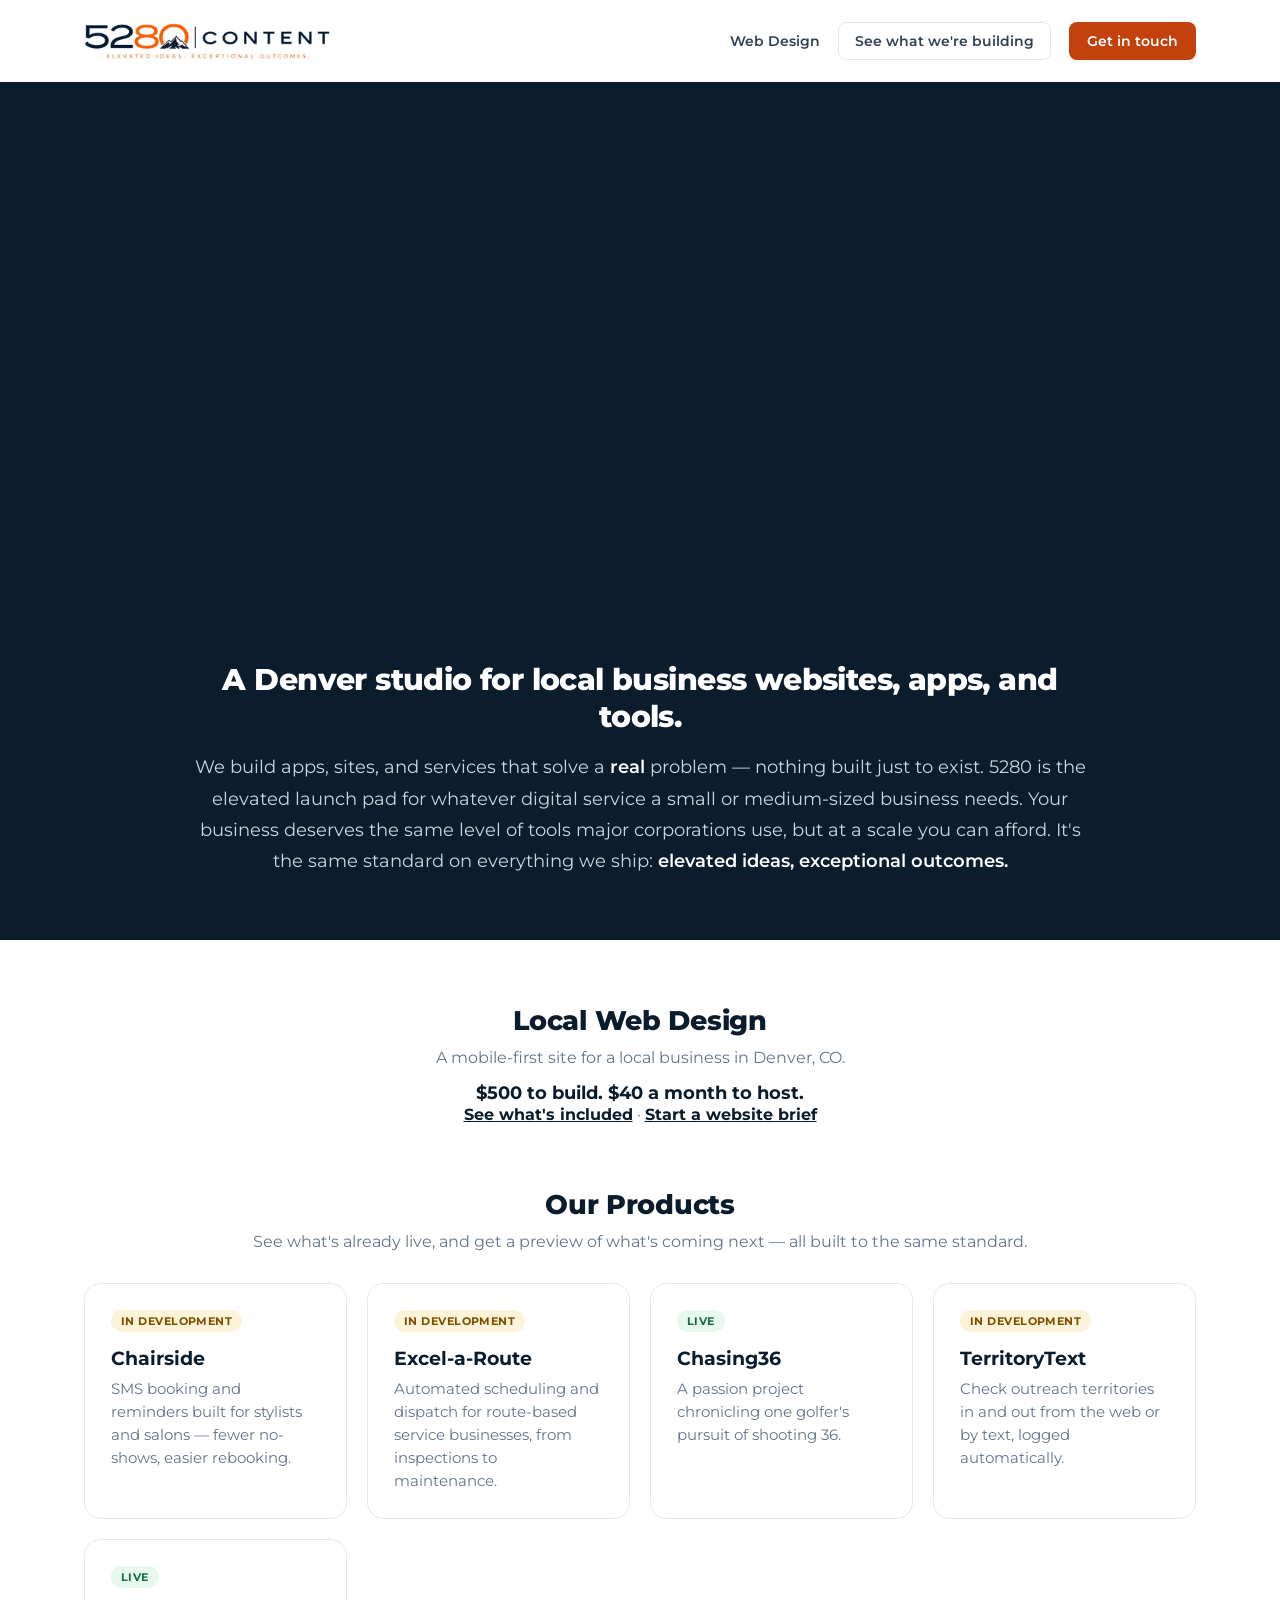
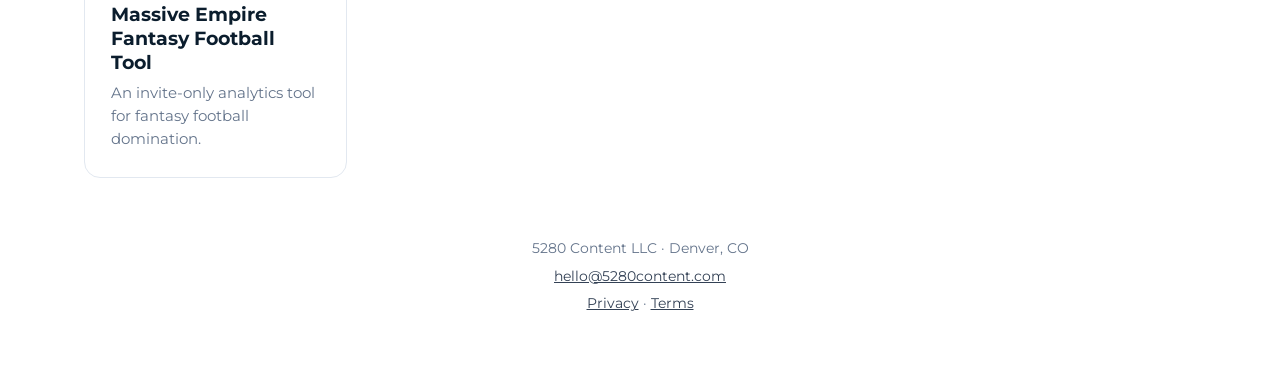
<file: index.html>
<!DOCTYPE html>
<html lang="en">
<head>
<meta charset="UTF-8" />
<meta name="viewport" content="width=device-width, initial-scale=1.0" />
<title>5280 Content · Denver studio for websites, apps, and tools</title>
<meta name="description" content="5280 Content LLC is a Denver, CO studio. We build websites, apps, and tools for local businesses in Colorado." />
<link rel="canonical" href="https://www.5280content.com/" />
<meta property="og:title" content="5280 Content · Denver studio for websites, apps, and tools" />
<meta property="og:description" content="5280 Content LLC is a Denver, CO studio. We build websites, apps, and tools for local businesses in Colorado." />
<meta property="og:type" content="website" />
<meta property="og:url" content="https://www.5280content.com/" />
<meta property="og:site_name" content="5280 Content" />
<meta property="og:image" content="https://www.5280content.com/assets/opt/og.5801524d.jpg" />
<meta property="og:image:width" content="1200" />
<meta property="og:image:height" content="630" />
<meta property="og:image:alt" content="5280 Content logo over the Denver skyline and mountains." />
<meta name="twitter:card" content="summary_large_image" />
<meta name="twitter:title" content="5280 Content · Denver studio for websites, apps, and tools" />
<meta name="twitter:description" content="5280 Content LLC is a Denver, CO studio. We build websites, apps, and tools for local businesses in Colorado." />
<meta name="twitter:image" content="https://www.5280content.com/assets/opt/og.5801524d.jpg" />
<link rel="icon" type="image/png" sizes="32x32" href="/assets/favicon-32.png" />
<link rel="icon" type="image/png" sizes="64x64" href="/assets/favicon-64.png" />
<link rel="icon" type="image/png" sizes="512x512" href="/assets/favicon-512.png" />
<link rel="apple-touch-icon" sizes="180x180" href="/assets/apple-touch-icon.png" />
<link rel="preload" as="image" type="image/webp" href="/assets/opt/hero-800.e86d4c15.webp" imagesrcset="/assets/opt/hero-800.e86d4c15.webp 800w, /assets/opt/hero-1200.ee1c9604.webp 1200w, /assets/opt/hero-1779.bc72183e.webp 1779w" imagesizes="100vw" media="(max-width: 899px)" fetchpriority="high" />
<link rel="preload" as="image" type="image/webp" href="/assets/opt/hero-desk-1200.fd1dcd35.webp" imagesrcset="/assets/opt/hero-desk-1200.fd1dcd35.webp 1200w, /assets/opt/hero-desk-1779.e4f742bf.webp 1779w" imagesizes="(min-width: 1779px) 1779px, 100vw" media="(min-width: 900px)" fetchpriority="high" />
<link rel="stylesheet" href="/assets/opt/site.8d82ec7e.css" />
<style>
  @media (min-width: 900px) {
    .hero-banner { display: flex; justify-content: center; background: #0b1d2d; }
    .hero-banner picture { display: block; width: 100%; max-width: 1779px; }
    .hero-banner img {
      width: 100%;
      height: auto;
      max-height: 744px;
      aspect-ratio: 1779 / 744;
      object-fit: cover;
      object-position: center 62%;
    }
  }
</style>
<script type="application/ld+json">
{
  "@context": "https://schema.org",
  "@type": ["Organization", "LocalBusiness"],
  "@id": "https://www.5280content.com/#organization",
  "name": "5280 Content",
  "legalName": "5280 Content LLC",
  "url": "https://www.5280content.com/",
  "logo": "https://www.5280content.com/assets/opt/logo-491.4fd0b026.webp",
  "image": "https://www.5280content.com/assets/opt/og.5801524d.jpg",
  "email": "hello@5280content.com",
  "address": {
    "@type": "PostalAddress",
    "addressLocality": "Denver",
    "addressRegion": "CO",
    "addressCountry": "US"
  },
  "areaServed": [
    { "@type": "City", "name": "Denver" },
    { "@type": "AdministrativeArea", "name": "Colorado" }
  ]
}
</script>
</head>
<body>
  <div class="nav">
    <a class="brand" href="/"><img src="/assets/opt/logo-491.4fd0b026.webp" srcset="/assets/opt/logo-334.3a35d26b.webp 334w, /assets/opt/logo-491.4fd0b026.webp 491w" sizes="(max-width: 640px) 190px, 245px" alt="5280 Content" width="491" height="72" /></a>
    <div class="nav-links">
      <a class="nav-link" href="/web-design">Web Design</a>
      <a class="secondary-link" href="#products">See what we're building</a>
      <button type="button" class="cta" onclick="openContactModal('homepage')">Get in touch</button>
    </div>
  </div>

  <div class="hero-banner">
    <picture>
      <source media="(min-width: 900px)" type="image/webp" srcset="/assets/opt/hero-desk-1200.fd1dcd35.webp 1200w, /assets/opt/hero-desk-1779.e4f742bf.webp 1779w" sizes="(min-width: 1779px) 1779px, 100vw" />
      <source media="(min-width: 900px)" type="image/jpeg" srcset="/assets/opt/hero-desk-1200.3f09a2bd.jpg 1200w, /assets/opt/hero-desk-1779.f0f7b406.jpg 1779w" sizes="(min-width: 1779px) 1779px, 100vw" />
      <source type="image/webp" srcset="/assets/opt/hero-800.e86d4c15.webp 800w, /assets/opt/hero-1200.ee1c9604.webp 1200w, /assets/opt/hero-1779.bc72183e.webp 1779w" sizes="100vw" />
      <img src="/assets/opt/hero-1200.df7bb180.jpg" srcset="/assets/opt/hero-800.b073a633.jpg 800w, /assets/opt/hero-1200.df7bb180.jpg 1200w, /assets/opt/hero-1779.cbdc205c.jpg 1779w" sizes="100vw" width="1779" height="884" alt="5280 Content logo over the Denver skyline and mountains." fetchpriority="high" />
    </picture>
  </div>
  <div class="hero-copy">
    <div class="inner">
      <h1>A Denver studio for local business websites, apps, and tools.</h1>
      <p>We build apps, sites, and services that solve a <strong>real</strong> problem &mdash; nothing built just to exist. 5280 is the elevated launch pad for whatever digital service a small or medium-sized business needs. Your business deserves the same level of tools major corporations use, but at a scale you can afford. It's the same standard on everything we ship: <strong>elevated ideas, exceptional outcomes.</strong></p>
    </div>
  </div>

  <div class="section-heading">
    <h2>Local Web Design</h2>
    <p>A mobile-first site for a local business in Denver, CO.</p>
    <p class="offer-price">$500 to build. $40 a month to host.</p>
    <p><a class="offer-link" href="/web-design">See what's included</a> · <a class="offer-link" href="/web-design/brief">Start a website brief</a></p>
  </div>

  <div class="section-heading">
    <h2>Our Products</h2>
    <p>See what's already live, and get a preview of what's coming next &mdash; all built to the same standard.</p>
  </div>

  <div class="grid" id="products">
    <a class="card" href="/products/chairside.html">
      <span class="pill dev">In Development</span>
      <h3>Chairside</h3>
      <p>SMS booking and reminders built for stylists and salons &mdash; fewer no-shows, easier rebooking.</p>
    </a>

    <a class="card" href="/products/excel-a-route.html">
      <span class="pill dev">In Development</span>
      <h3>Excel-a-Route</h3>
      <p>Automated scheduling and dispatch for route-based service businesses, from inspections to maintenance.</p>
    </a>

    <a class="card" href="/products/chasing36.html">
      <span class="pill live">Live</span>
      <h3>Chasing36</h3>
      <p>A passion project chronicling one golfer's pursuit of shooting 36.</p>
    </a>

    <a class="card" href="/products/territory-text.html">
      <span class="pill dev">In Development</span>
      <h3>TerritoryText</h3>
      <p>Check outreach territories in and out from the web or by text, logged automatically.</p>
    </a>

    <a class="card" href="https://massiveempire.win/">
      <span class="pill live">Live</span>
      <h3>Massive Empire Fantasy Football Tool</h3>
      <p>An invite-only analytics tool for fantasy football domination.</p>
    </a>
  </div>

  <footer>
    <p>5280 Content LLC · Denver, CO</p>
    <p><a href="mailto:hello@5280content.com">hello@5280content.com</a></p>
    <p><a href="/privacy">Privacy</a> · <a href="/terms">Terms</a></p>
  </footer>

  <div class="contact-overlay" id="contactOverlay" hidden>
    <div class="contact-modal-box" role="dialog" aria-modal="true" aria-labelledby="contactTitle">
      <button type="button" class="contact-close" aria-label="Close" onclick="closeContactModal()">&times;</button>
      <h3 id="contactTitle">Get in touch</h3>
      <p class="contact-sub">Tell us a bit about what you need &mdash; we'll follow up by email.</p>
      <form id="contactForm">
        <input type="hidden" name="source" id="contactSource" value="" />
        <input type="text" name="website" id="contactHoneypot" class="hp-field" tabindex="-1" autocomplete="off" aria-hidden="true" />
        <label>Name
          <input type="text" name="name" autocomplete="name" required />
        </label>
        <label>Email
          <input type="email" name="email" autocomplete="email" required />
        </label>
        <label>Message
          <textarea name="message" rows="4" required></textarea>
        </label>
        <button type="submit" class="btn contact-submit">Send message</button>
        <p class="contact-status" id="contactStatus" aria-live="polite"></p>
      </form>
    </div>
  </div>
  <script src="/assets/opt/contact.840a5b97.js"></script>
</body>
</html>
</file>
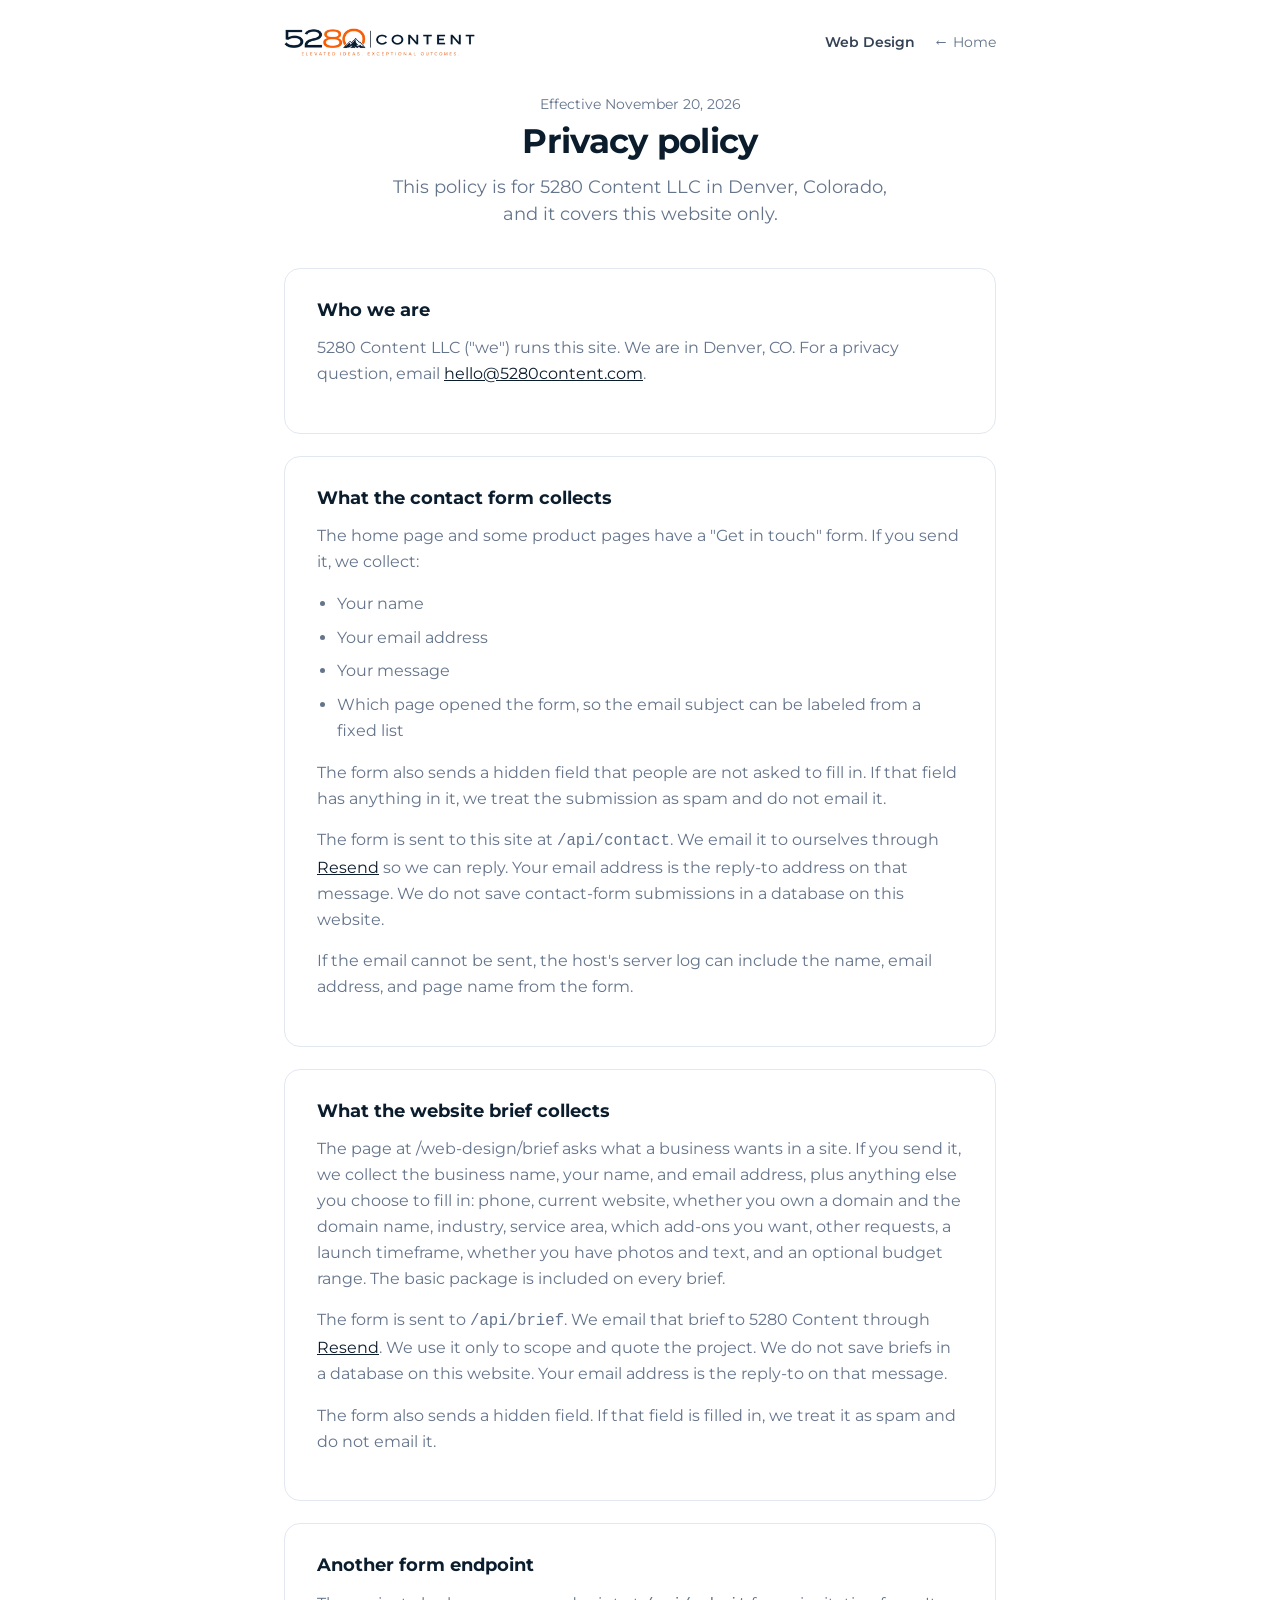
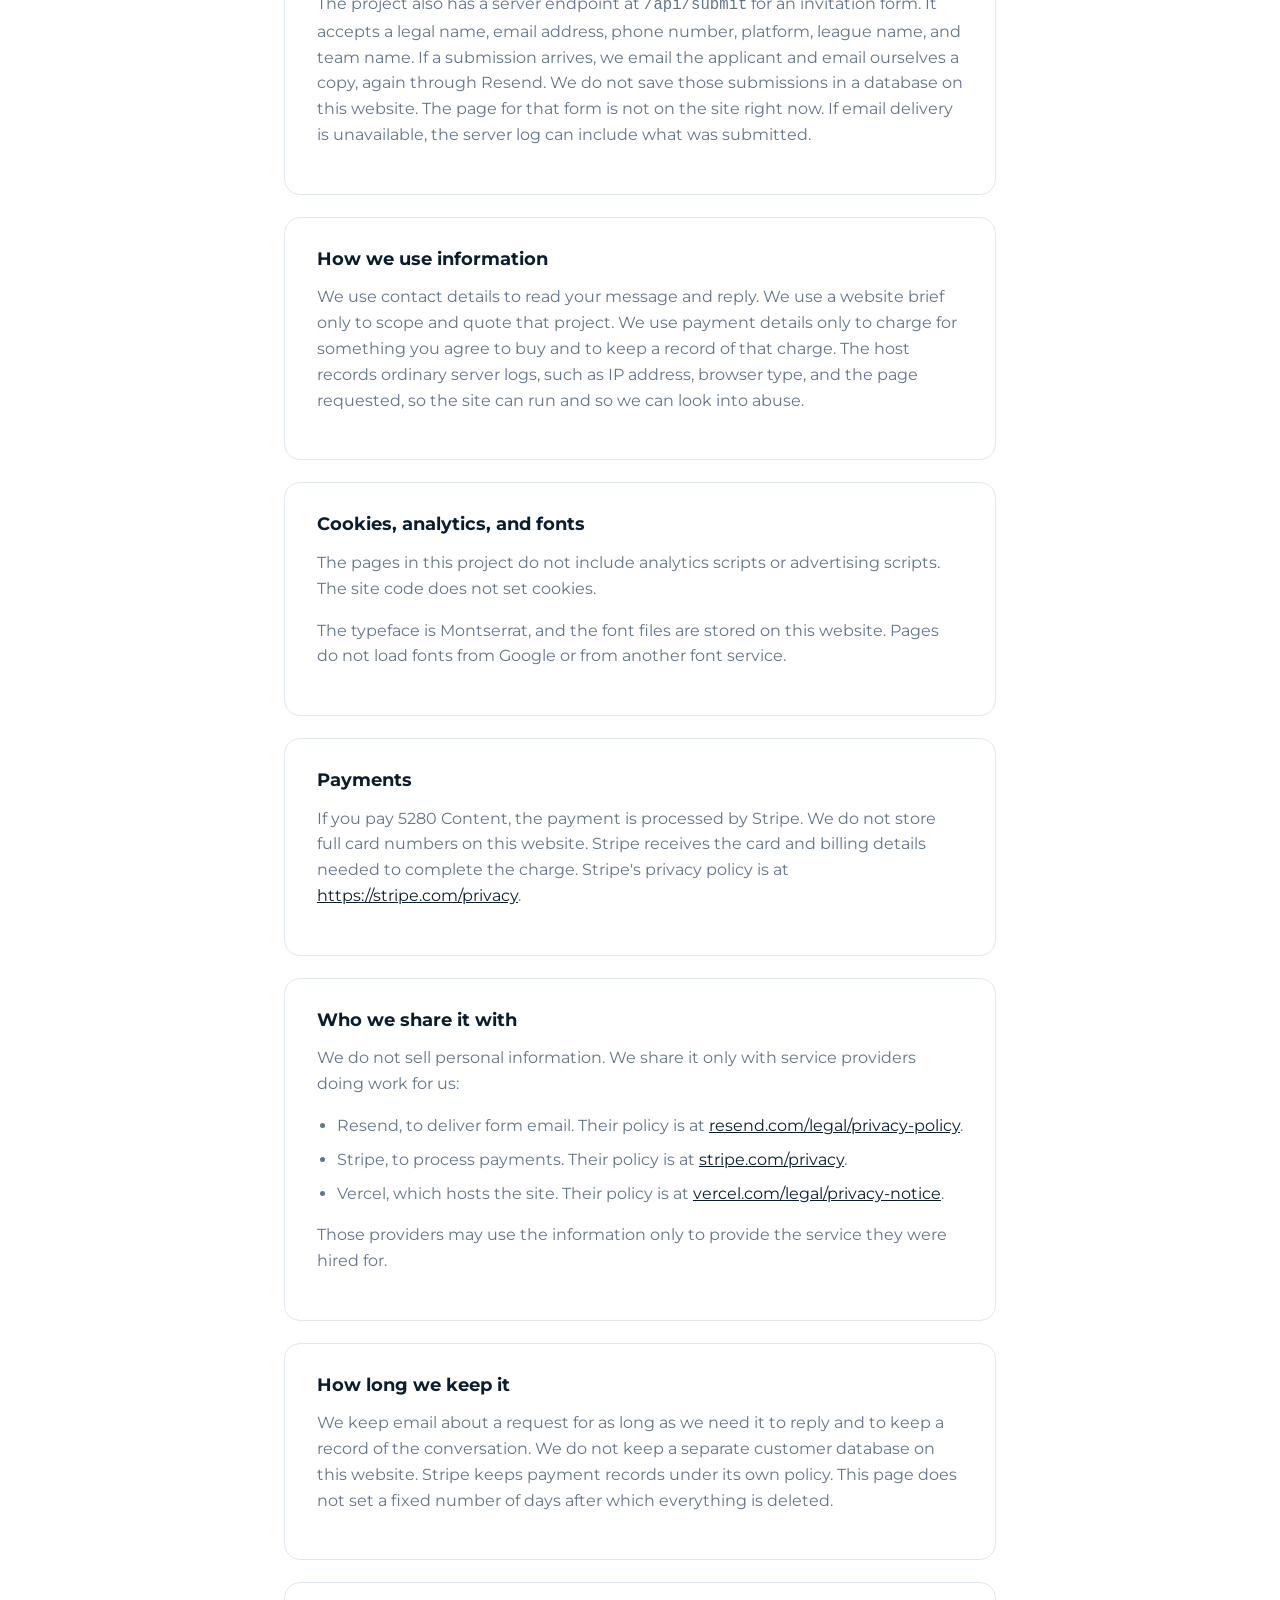
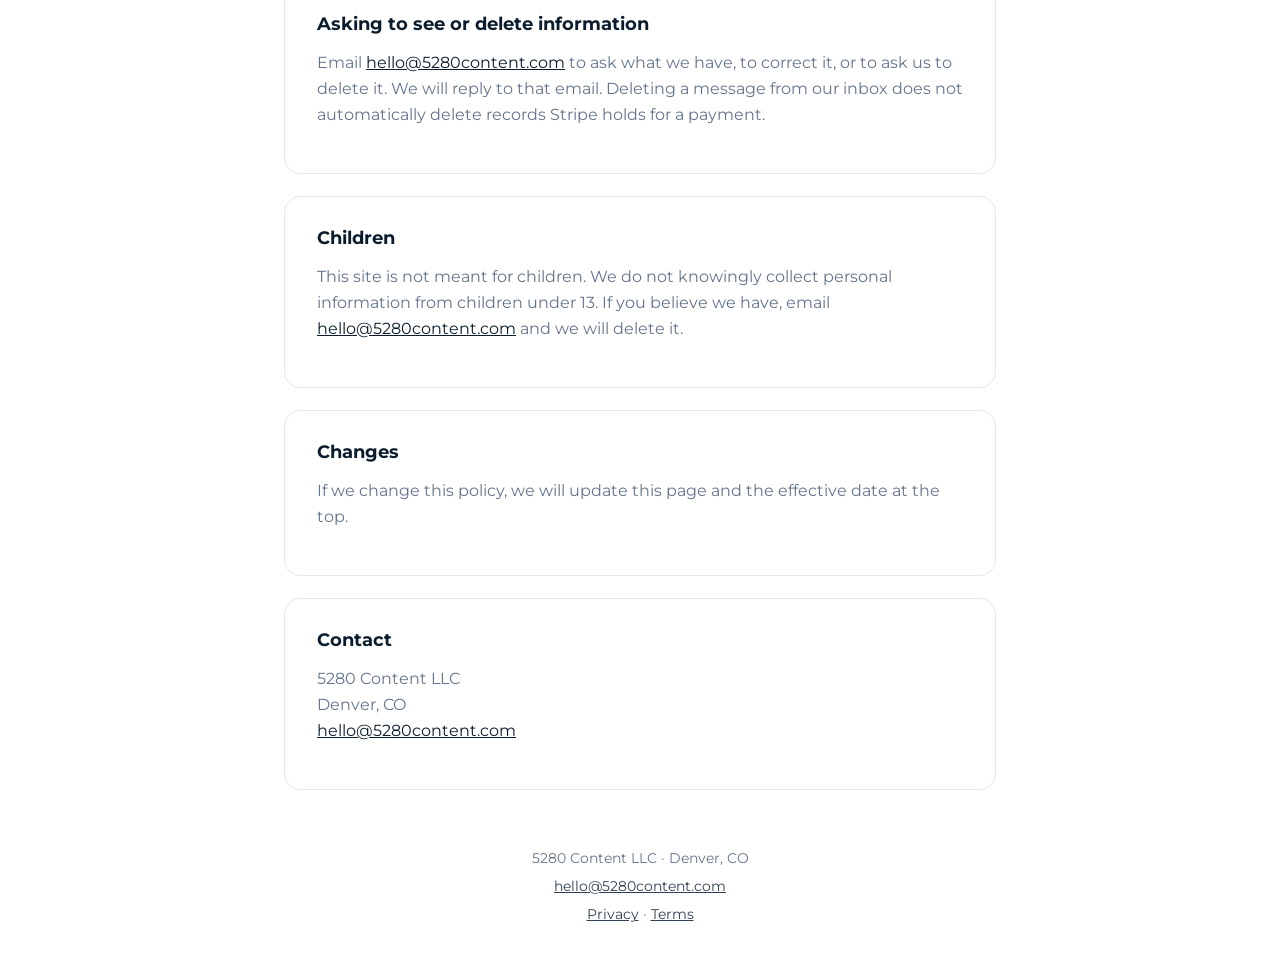
<file: privacy/index.html>
<!DOCTYPE html>
<html lang="en">
<head>
<meta charset="UTF-8" />
<meta name="viewport" content="width=device-width, initial-scale=1.0" />
<title>Privacy policy · 5280 Content</title>
<meta name="description" content="How 5280 Content LLC in Denver, CO collects, uses, and deletes information from this website. Contact hello@5280content.com." />
<link rel="canonical" href="https://www.5280content.com/privacy" />
<meta property="og:title" content="Privacy policy · 5280 Content" />
<meta property="og:description" content="How 5280 Content LLC in Denver, CO collects, uses, and deletes information from this website. Contact hello@5280content.com." />
<meta property="og:type" content="website" />
<meta property="og:url" content="https://www.5280content.com/privacy" />
<meta property="og:site_name" content="5280 Content" />
<meta property="og:image" content="https://www.5280content.com/assets/opt/og.5801524d.jpg" />
<meta property="og:image:width" content="1200" />
<meta property="og:image:height" content="630" />
<meta property="og:image:alt" content="5280 Content logo over the Denver skyline and mountains." />
<meta name="twitter:card" content="summary_large_image" />
<meta name="twitter:title" content="Privacy policy · 5280 Content" />
<meta name="twitter:description" content="How 5280 Content LLC in Denver, CO collects, uses, and deletes information from this website. Contact hello@5280content.com." />
<meta name="twitter:image" content="https://www.5280content.com/assets/opt/og.5801524d.jpg" />
<link rel="icon" type="image/png" sizes="32x32" href="/assets/favicon-32.png" />
<link rel="icon" type="image/png" sizes="64x64" href="/assets/favicon-64.png" />
<link rel="icon" type="image/png" sizes="512x512" href="/assets/favicon-512.png" />
<link rel="apple-touch-icon" sizes="180x180" href="/assets/apple-touch-icon.png" />
<link rel="stylesheet" href="/assets/opt/site.8d82ec7e.css" />
<script type="application/ld+json">
{
  "@context": "https://schema.org",
  "@type": ["Organization", "LocalBusiness"],
  "@id": "https://www.5280content.com/#organization",
  "name": "5280 Content",
  "legalName": "5280 Content LLC",
  "url": "https://www.5280content.com/",
  "logo": "https://www.5280content.com/assets/opt/logo-491.4fd0b026.webp",
  "image": "https://www.5280content.com/assets/opt/og.5801524d.jpg",
  "email": "hello@5280content.com",
  "address": {
    "@type": "PostalAddress",
    "addressLocality": "Denver",
    "addressRegion": "CO",
    "addressCountry": "US"
  },
  "areaServed": [
    { "@type": "City", "name": "Denver" },
    { "@type": "AdministrativeArea", "name": "Colorado" }
  ]
}
</script>
</head>
<body>
  <div class="nav nav-sub">
    <a class="brand" href="/"><img src="/assets/opt/logo-491.4fd0b026.webp" srcset="/assets/opt/logo-334.3a35d26b.webp 334w, /assets/opt/logo-491.4fd0b026.webp 491w" sizes="(max-width: 640px) 190px, 245px" alt="5280 Content" width="491" height="72" /></a>
    <div class="nav-links">
      <a class="nav-link" href="/web-design">Web Design</a>
      <a class="back" href="/">&larr; Home</a>
    </div>
  </div>

  <div class="wrap">
    <header class="hero">
      <p class="updated">Effective November 20, 2026</p>
      <h1>Privacy policy</h1>
      <p class="lede">This policy is for 5280 Content LLC in Denver, Colorado, and it covers this website only.</p>
    </header>

    <section>
      <h2>Who we are</h2>
      <p>5280 Content LLC ("we") runs this site. We are in Denver, CO. For a privacy question, email <a href="mailto:hello@5280content.com">hello@5280content.com</a>.</p>
    </section>

    <section>
      <h2>What the contact form collects</h2>
      <p>The home page and some product pages have a "Get in touch" form. If you send it, we collect:</p>
      <ul>
        <li>Your name</li>
        <li>Your email address</li>
        <li>Your message</li>
        <li>Which page opened the form, so the email subject can be labeled from a fixed list</li>
      </ul>
      <p>The form also sends a hidden field that people are not asked to fill in. If that field has anything in it, we treat the submission as spam and do not email it.</p>
      <p>The form is sent to this site at <code>/api/contact</code>. We email it to ourselves through <a href="https://resend.com/legal/privacy-policy">Resend</a> so we can reply. Your email address is the reply-to address on that message. We do not save contact-form submissions in a database on this website.</p>
      <p>If the email cannot be sent, the host's server log can include the name, email address, and page name from the form.</p>
    </section>

    <section>
      <h2>What the website brief collects</h2>
      <p>The page at /web-design/brief asks what a business wants in a site. If you send it, we collect the business name, your name, and email address, plus anything else you choose to fill in: phone, current website, whether you own a domain and the domain name, industry, service area, which add-ons you want, other requests, a launch timeframe, whether you have photos and text, and an optional budget range. The basic package is included on every brief.</p>
      <p>The form is sent to <code>/api/brief</code>. We email that brief to 5280 Content through <a href="https://resend.com/legal/privacy-policy">Resend</a>. We use it only to scope and quote the project. We do not save briefs in a database on this website. Your email address is the reply-to on that message.</p>
      <p>The form also sends a hidden field. If that field is filled in, we treat it as spam and do not email it.</p>
    </section>

    <section>
      <h2>Another form endpoint</h2>
      <p>The project also has a server endpoint at <code>/api/submit</code> for an invitation form. It accepts a legal name, email address, phone number, platform, league name, and team name. If a submission arrives, we email the applicant and email ourselves a copy, again through Resend. We do not save those submissions in a database on this website. The page for that form is not on the site right now. If email delivery is unavailable, the server log can include what was submitted.</p>
    </section>

    <section>
      <h2>How we use information</h2>
      <p>We use contact details to read your message and reply. We use a website brief only to scope and quote that project. We use payment details only to charge for something you agree to buy and to keep a record of that charge. The host records ordinary server logs, such as IP address, browser type, and the page requested, so the site can run and so we can look into abuse.</p>
    </section>

    <section>
      <h2>Cookies, analytics, and fonts</h2>
      <p>The pages in this project do not include analytics scripts or advertising scripts. The site code does not set cookies.</p>
      <p>The typeface is Montserrat, and the font files are stored on this website. Pages do not load fonts from Google or from another font service.</p>
    </section>

    <section>
      <h2>Payments</h2>
      <p>If you pay 5280 Content, the payment is processed by Stripe. We do not store full card numbers on this website. Stripe receives the card and billing details needed to complete the charge. Stripe's privacy policy is at <a href="https://stripe.com/privacy">https://stripe.com/privacy</a>.</p>
    </section>

    <section>
      <h2>Who we share it with</h2>
      <p>We do not sell personal information. We share it only with service providers doing work for us:</p>
      <ul>
        <li>Resend, to deliver form email. Their policy is at <a href="https://resend.com/legal/privacy-policy">resend.com/legal/privacy-policy</a>.</li>
        <li>Stripe, to process payments. Their policy is at <a href="https://stripe.com/privacy">stripe.com/privacy</a>.</li>
        <li>Vercel, which hosts the site. Their policy is at <a href="https://vercel.com/legal/privacy-notice">vercel.com/legal/privacy-notice</a>.</li>
      </ul>
      <p>Those providers may use the information only to provide the service they were hired for.</p>
    </section>

    <section>
      <h2>How long we keep it</h2>
      <p>We keep email about a request for as long as we need it to reply and to keep a record of the conversation. We do not keep a separate customer database on this website. Stripe keeps payment records under its own policy. This page does not set a fixed number of days after which everything is deleted.</p>
    </section>

    <section>
      <h2>Asking to see or delete information</h2>
      <p>Email <a href="mailto:hello@5280content.com">hello@5280content.com</a> to ask what we have, to correct it, or to ask us to delete it. We will reply to that email. Deleting a message from our inbox does not automatically delete records Stripe holds for a payment.</p>
    </section>

    <section>
      <h2>Children</h2>
      <p>This site is not meant for children. We do not knowingly collect personal information from children under 13. If you believe we have, email <a href="mailto:hello@5280content.com">hello@5280content.com</a> and we will delete it.</p>
    </section>

    <section>
      <h2>Changes</h2>
      <p>If we change this policy, we will update this page and the effective date at the top.</p>
    </section>

    <section>
      <h2>Contact</h2>
      <p>5280 Content LLC<br />Denver, CO<br /><a href="mailto:hello@5280content.com">hello@5280content.com</a></p>
    </section>
  </div>

  <footer>
    <p>5280 Content LLC · Denver, CO</p>
    <p><a href="mailto:hello@5280content.com">hello@5280content.com</a></p>
    <p><a href="/privacy">Privacy</a> · <a href="/terms">Terms</a></p>
  </footer>
</body>
</html>
</file>
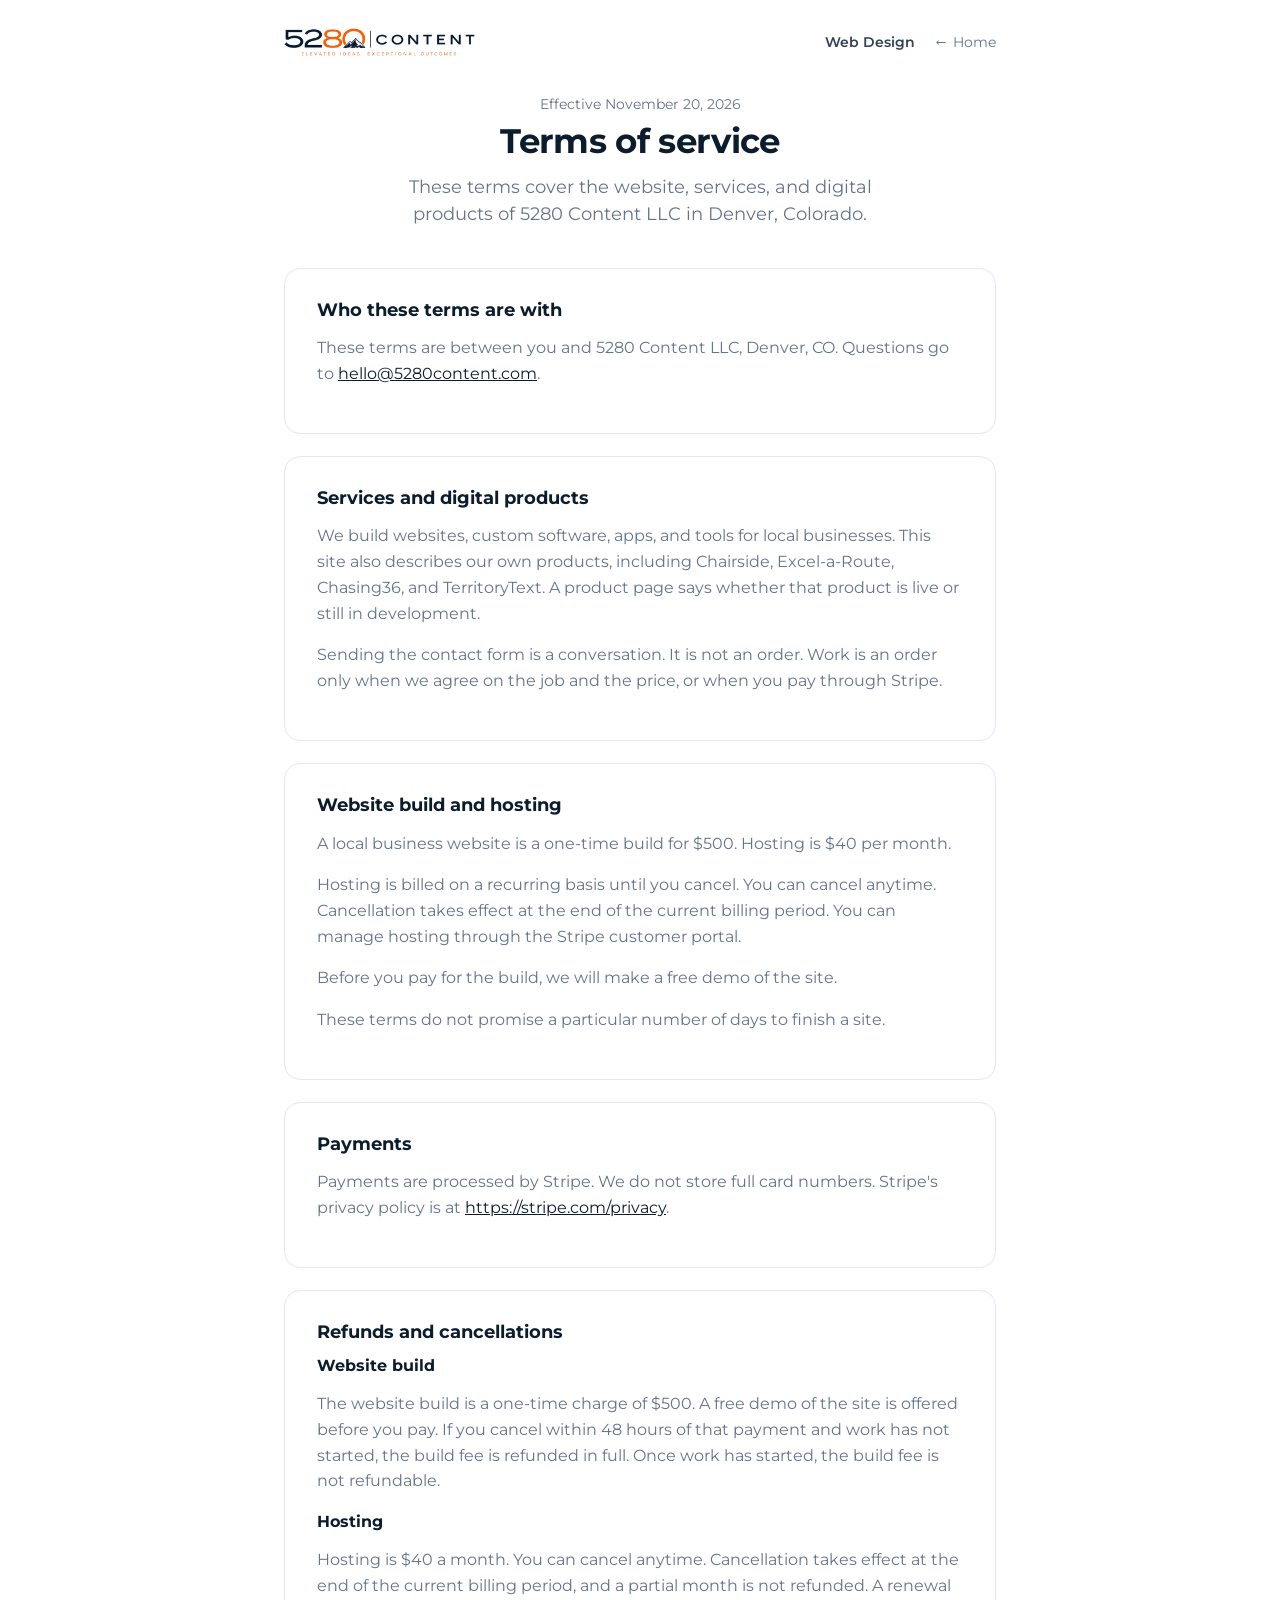
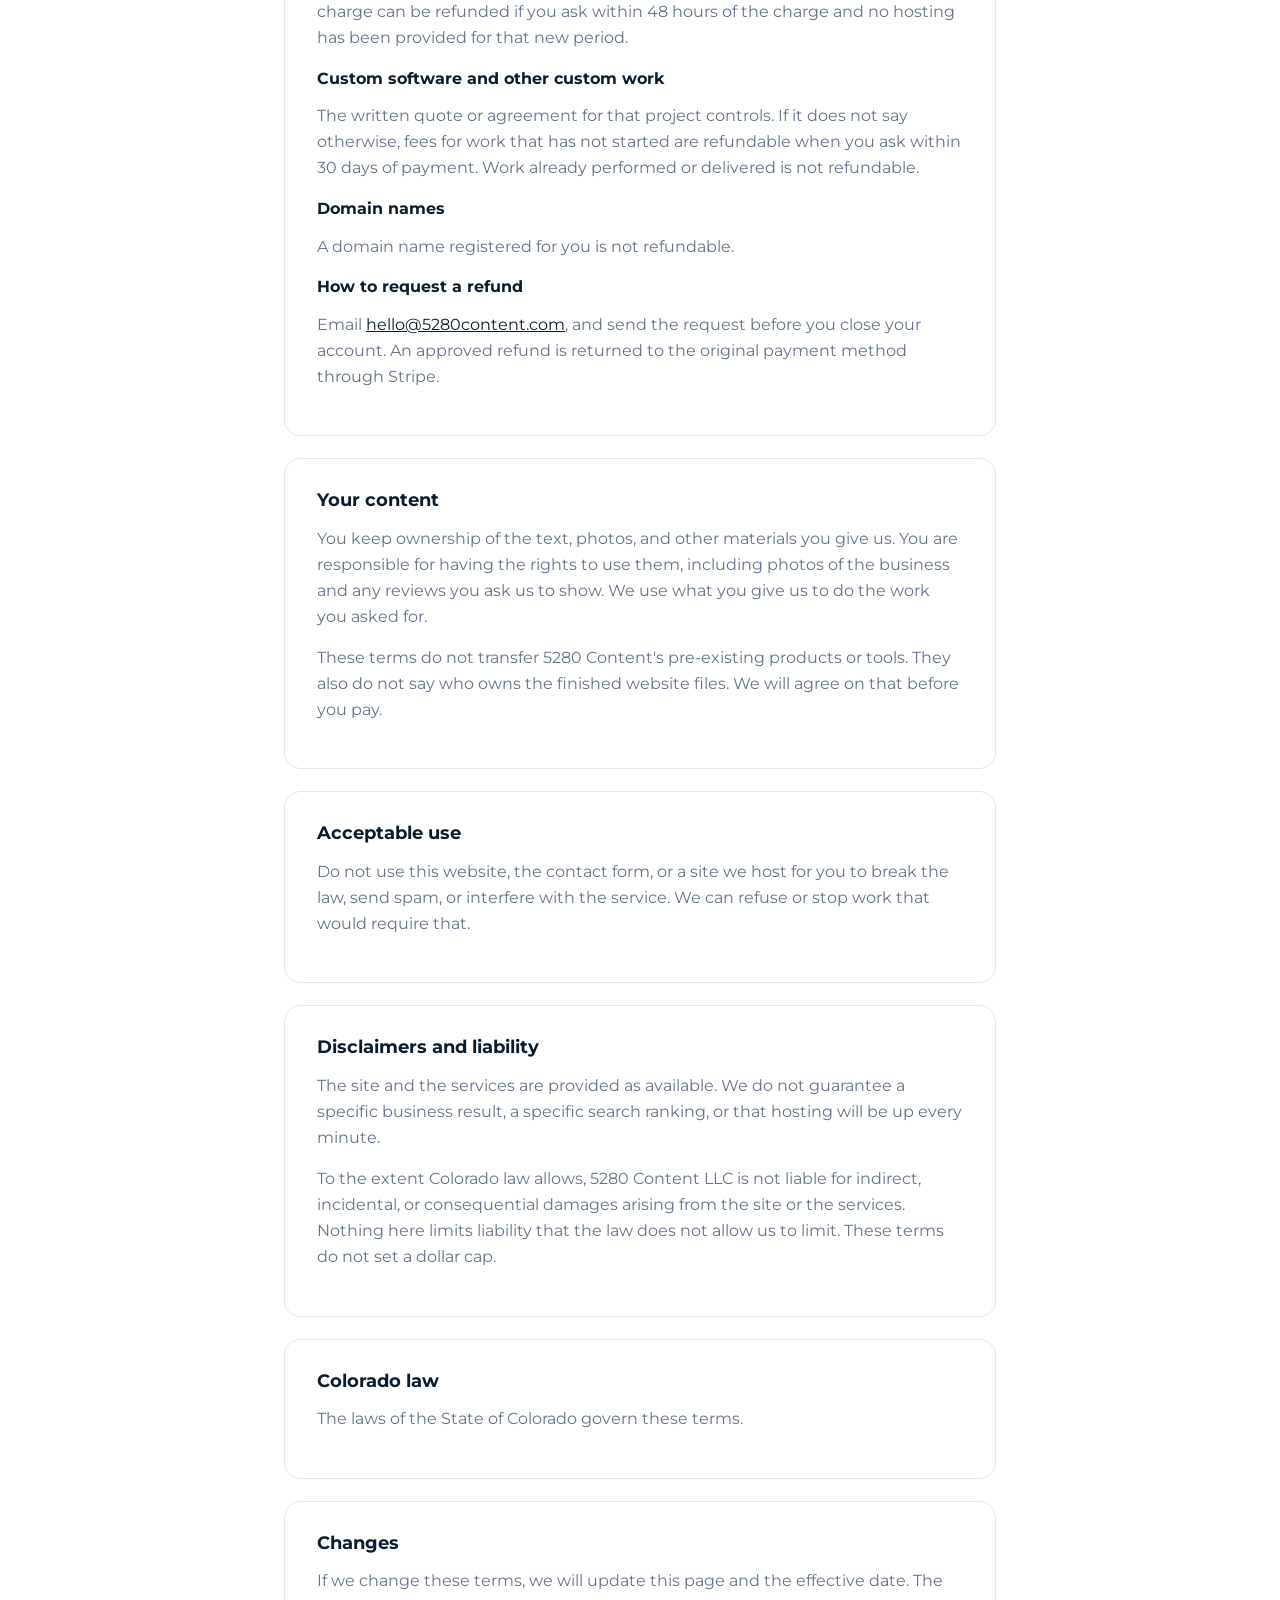
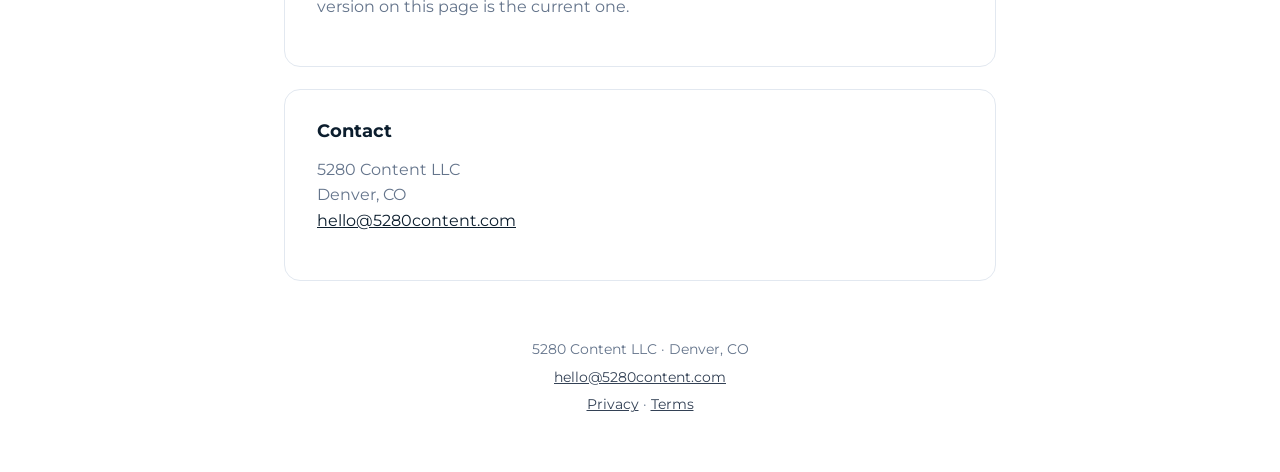
<file: terms/index.html>
<!DOCTYPE html>
<html lang="en">
<head>
<meta charset="UTF-8" />
<meta name="viewport" content="width=device-width, initial-scale=1.0" />
<title>Terms of service · 5280 Content</title>
<meta name="description" content="Terms for 5280 Content LLC in Denver, CO, including the $500 website build, $40 monthly hosting, Stripe payments, and cancellations." />
<link rel="canonical" href="https://www.5280content.com/terms" />
<meta property="og:title" content="Terms of service · 5280 Content" />
<meta property="og:description" content="Terms for 5280 Content LLC in Denver, CO, including the $500 website build, $40 monthly hosting, Stripe payments, and cancellations." />
<meta property="og:type" content="website" />
<meta property="og:url" content="https://www.5280content.com/terms" />
<meta property="og:site_name" content="5280 Content" />
<meta property="og:image" content="https://www.5280content.com/assets/opt/og.5801524d.jpg" />
<meta property="og:image:width" content="1200" />
<meta property="og:image:height" content="630" />
<meta property="og:image:alt" content="5280 Content logo over the Denver skyline and mountains." />
<meta name="twitter:card" content="summary_large_image" />
<meta name="twitter:title" content="Terms of service · 5280 Content" />
<meta name="twitter:description" content="Terms for 5280 Content LLC in Denver, CO, including the $500 website build, $40 monthly hosting, Stripe payments, and cancellations." />
<meta name="twitter:image" content="https://www.5280content.com/assets/opt/og.5801524d.jpg" />
<link rel="icon" type="image/png" sizes="32x32" href="/assets/favicon-32.png" />
<link rel="icon" type="image/png" sizes="64x64" href="/assets/favicon-64.png" />
<link rel="icon" type="image/png" sizes="512x512" href="/assets/favicon-512.png" />
<link rel="apple-touch-icon" sizes="180x180" href="/assets/apple-touch-icon.png" />
<link rel="stylesheet" href="/assets/opt/site.8d82ec7e.css" />
<script type="application/ld+json">
{
  "@context": "https://schema.org",
  "@type": ["Organization", "LocalBusiness"],
  "@id": "https://www.5280content.com/#organization",
  "name": "5280 Content",
  "legalName": "5280 Content LLC",
  "url": "https://www.5280content.com/",
  "logo": "https://www.5280content.com/assets/opt/logo-491.4fd0b026.webp",
  "image": "https://www.5280content.com/assets/opt/og.5801524d.jpg",
  "email": "hello@5280content.com",
  "address": {
    "@type": "PostalAddress",
    "addressLocality": "Denver",
    "addressRegion": "CO",
    "addressCountry": "US"
  },
  "areaServed": [
    { "@type": "City", "name": "Denver" },
    { "@type": "AdministrativeArea", "name": "Colorado" }
  ]
}
</script>
</head>
<body>
  <div class="nav nav-sub">
    <a class="brand" href="/"><img src="/assets/opt/logo-491.4fd0b026.webp" srcset="/assets/opt/logo-334.3a35d26b.webp 334w, /assets/opt/logo-491.4fd0b026.webp 491w" sizes="(max-width: 640px) 190px, 245px" alt="5280 Content" width="491" height="72" /></a>
    <div class="nav-links">
      <a class="nav-link" href="/web-design">Web Design</a>
      <a class="back" href="/">&larr; Home</a>
    </div>
  </div>

  <div class="wrap">
    <header class="hero">
      <p class="updated">Effective November 20, 2026</p>
      <h1>Terms of service</h1>
      <p class="lede">These terms cover the website, services, and digital products of 5280 Content LLC in Denver, Colorado.</p>
    </header>

    <section>
      <h2>Who these terms are with</h2>
      <p>These terms are between you and 5280 Content LLC, Denver, CO. Questions go to <a href="mailto:hello@5280content.com">hello@5280content.com</a>.</p>
    </section>

    <section>
      <h2>Services and digital products</h2>
      <p>We build websites, custom software, apps, and tools for local businesses. This site also describes our own products, including Chairside, Excel-a-Route, Chasing36, and TerritoryText. A product page says whether that product is live or still in development.</p>
      <p>Sending the contact form is a conversation. It is not an order. Work is an order only when we agree on the job and the price, or when you pay through Stripe.</p>
    </section>

    <section>
      <h2>Website build and hosting</h2>
      <p>A local business website is a one-time build for $500. Hosting is $40 per month.</p>
      <p>Hosting is billed on a recurring basis until you cancel. You can cancel anytime. Cancellation takes effect at the end of the current billing period. You can manage hosting through the Stripe customer portal.</p>
      <p>Before you pay for the build, we will make a free demo of the site.</p>
      <p>These terms do not promise a particular number of days to finish a site.</p>
    </section>

    <section>
      <h2>Payments</h2>
      <p>Payments are processed by Stripe. We do not store full card numbers. Stripe's privacy policy is at <a href="https://stripe.com/privacy">https://stripe.com/privacy</a>.</p>
    </section>

    <section>
      <h2>Refunds and cancellations</h2>
      <h3>Website build</h3>
      <p>The website build is a one-time charge of $500. A free demo of the site is offered before you pay. If you cancel within 48 hours of that payment and work has not started, the build fee is refunded in full. Once work has started, the build fee is not refundable.</p>
      <h3>Hosting</h3>
      <p>Hosting is $40 a month. You can cancel anytime. Cancellation takes effect at the end of the current billing period, and a partial month is not refunded. A renewal charge can be refunded if you ask within 48 hours of the charge and no hosting has been provided for that new period.</p>
      <h3>Custom software and other custom work</h3>
      <p>The written quote or agreement for that project controls. If it does not say otherwise, fees for work that has not started are refundable when you ask within 30 days of payment. Work already performed or delivered is not refundable.</p>
      <h3>Domain names</h3>
      <p>A domain name registered for you is not refundable.</p>
      <h3>How to request a refund</h3>
      <p>Email <a href="mailto:hello@5280content.com">hello@5280content.com</a>, and send the request before you close your account. An approved refund is returned to the original payment method through Stripe.</p>
    </section>

    <section>
      <h2>Your content</h2>
      <p>You keep ownership of the text, photos, and other materials you give us. You are responsible for having the rights to use them, including photos of the business and any reviews you ask us to show. We use what you give us to do the work you asked for.</p>
      <p>These terms do not transfer 5280 Content's pre-existing products or tools. They also do not say who owns the finished website files. We will agree on that before you pay.</p>
    </section>

    <section>
      <h2>Acceptable use</h2>
      <p>Do not use this website, the contact form, or a site we host for you to break the law, send spam, or interfere with the service. We can refuse or stop work that would require that.</p>
    </section>

    <section>
      <h2>Disclaimers and liability</h2>
      <p>The site and the services are provided as available. We do not guarantee a specific business result, a specific search ranking, or that hosting will be up every minute.</p>
      <p>To the extent Colorado law allows, 5280 Content LLC is not liable for indirect, incidental, or consequential damages arising from the site or the services. Nothing here limits liability that the law does not allow us to limit. These terms do not set a dollar cap.</p>
    </section>

    <section>
      <h2>Colorado law</h2>
      <p>The laws of the State of Colorado govern these terms.</p>
    </section>

    <section>
      <h2>Changes</h2>
      <p>If we change these terms, we will update this page and the effective date. The version on this page is the current one.</p>
    </section>

    <section>
      <h2>Contact</h2>
      <p>5280 Content LLC<br />Denver, CO<br /><a href="mailto:hello@5280content.com">hello@5280content.com</a></p>
    </section>
  </div>

  <footer>
    <p>5280 Content LLC · Denver, CO</p>
    <p><a href="mailto:hello@5280content.com">hello@5280content.com</a></p>
    <p><a href="/privacy">Privacy</a> · <a href="/terms">Terms</a></p>
  </footer>
</body>
</html>
</file>
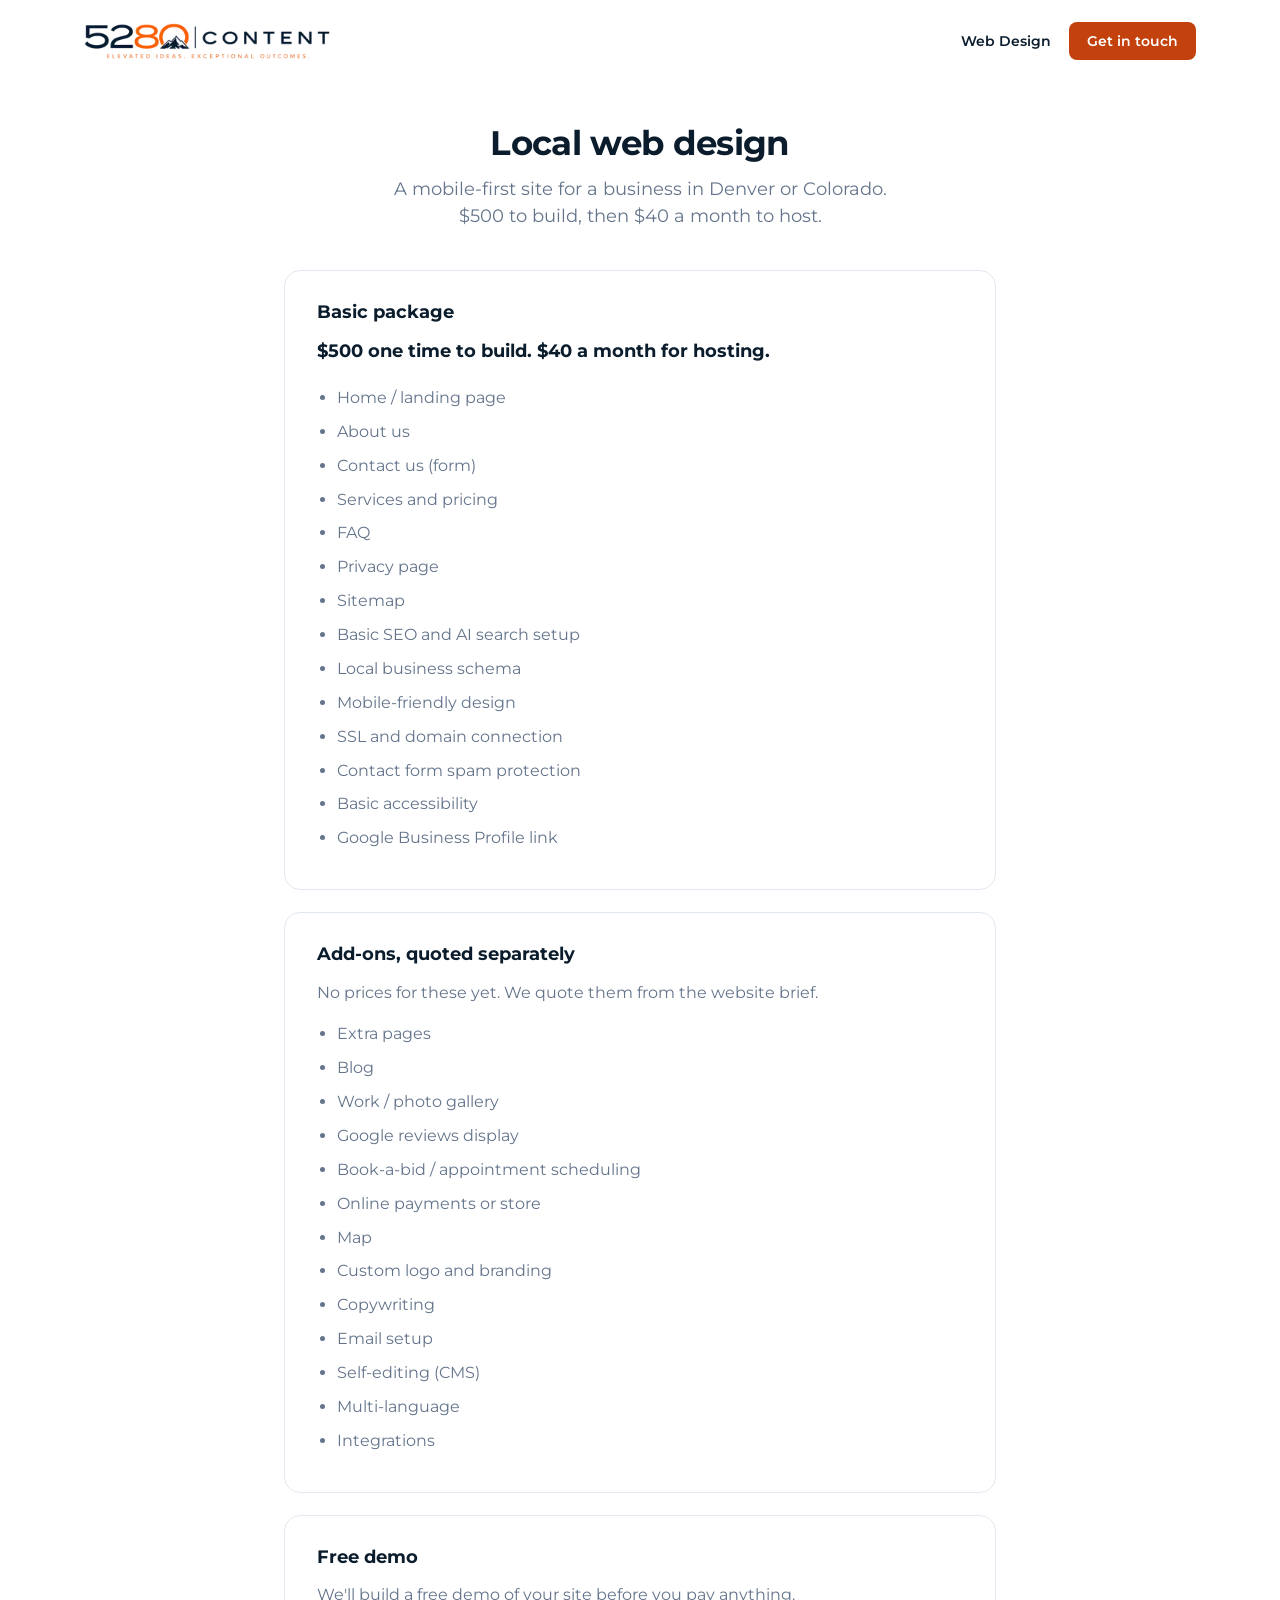
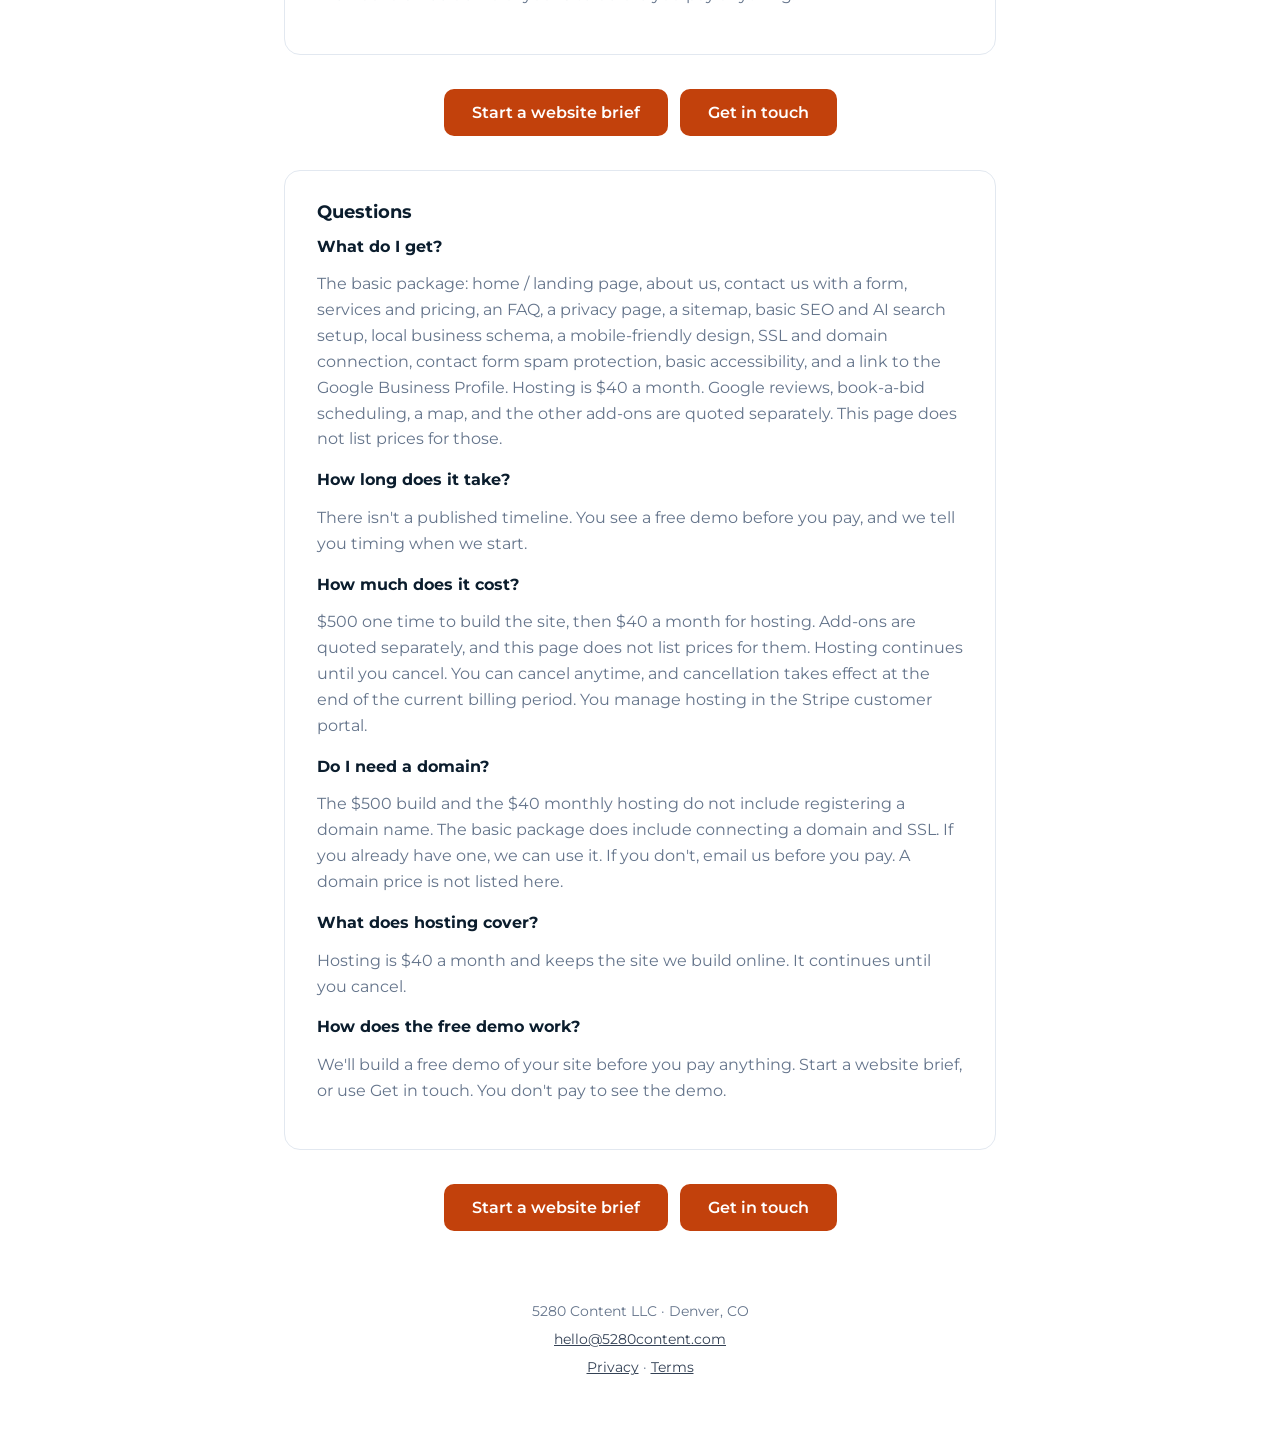
<file: web-design/index.html>
<!DOCTYPE html>
<html lang="en">
<head>
<meta charset="UTF-8" />
<meta name="viewport" content="width=device-width, initial-scale=1.0" />
<title>Local web design · 5280 Content</title>
<meta name="description" content="Local web design from 5280 Content LLC in Denver, CO. $500 to build a mobile-first site, then $40 a month for hosting. A free demo before you pay." />
<link rel="canonical" href="https://www.5280content.com/web-design" />
<meta property="og:title" content="Local web design · 5280 Content" />
<meta property="og:description" content="Local web design from 5280 Content LLC in Denver, CO. $500 to build a mobile-first site, then $40 a month for hosting. A free demo before you pay." />
<meta property="og:type" content="website" />
<meta property="og:url" content="https://www.5280content.com/web-design" />
<meta property="og:site_name" content="5280 Content" />
<meta property="og:image" content="https://www.5280content.com/assets/opt/og.5801524d.jpg" />
<meta property="og:image:width" content="1200" />
<meta property="og:image:height" content="630" />
<meta property="og:image:alt" content="5280 Content logo over the Denver skyline and mountains." />
<meta name="twitter:card" content="summary_large_image" />
<meta name="twitter:title" content="Local web design · 5280 Content" />
<meta name="twitter:description" content="Local web design from 5280 Content LLC in Denver, CO. $500 to build a mobile-first site, then $40 a month for hosting. A free demo before you pay." />
<meta name="twitter:image" content="https://www.5280content.com/assets/opt/og.5801524d.jpg" />
<link rel="icon" type="image/png" sizes="32x32" href="/assets/favicon-32.png" />
<link rel="icon" type="image/png" sizes="64x64" href="/assets/favicon-64.png" />
<link rel="icon" type="image/png" sizes="512x512" href="/assets/favicon-512.png" />
<link rel="apple-touch-icon" sizes="180x180" href="/assets/apple-touch-icon.png" />
<link rel="stylesheet" href="/assets/opt/site.8d82ec7e.css" />
<style>
  .cta-row { display: flex; flex-wrap: wrap; gap: 12px; justify-content: center; align-items: center; }
</style>
<script type="application/ld+json">
{
  "@context": "https://schema.org",
  "@graph": [
    {
      "@type": ["Organization", "LocalBusiness"],
      "@id": "https://www.5280content.com/#organization",
      "name": "5280 Content",
      "legalName": "5280 Content LLC",
      "url": "https://www.5280content.com/",
      "logo": "https://www.5280content.com/assets/opt/logo-491.4fd0b026.webp",
      "image": "https://www.5280content.com/assets/opt/og.5801524d.jpg",
      "email": "hello@5280content.com",
      "address": {
        "@type": "PostalAddress",
        "addressLocality": "Denver",
        "addressRegion": "CO",
        "addressCountry": "US"
      },
      "areaServed": [
        { "@type": "City", "name": "Denver" },
        { "@type": "AdministrativeArea", "name": "Colorado" }
      ]
    },
    {
      "@type": "Service",
      "@id": "https://www.5280content.com/web-design#service",
      "name": "Local web design",
      "serviceType": "Web design",
      "url": "https://www.5280content.com/web-design",
      "provider": { "@id": "https://www.5280content.com/#organization" },
      "areaServed": [
        { "@type": "City", "name": "Denver" },
        { "@type": "AdministrativeArea", "name": "Colorado" }
      ],
      "offers": [
        {
          "@type": "Offer",
          "name": "Website build",
          "price": "500",
          "priceCurrency": "USD"
        },
        {
          "@type": "Offer",
          "name": "Hosting",
          "price": "40",
          "priceCurrency": "USD",
          "description": "$40 per month until canceled. Add-ons are quoted separately and have no price on this page."
        }
      ]
    },
    {
      "@type": "FAQPage",
      "mainEntity": [
        {
          "@type": "Question",
          "name": "What do I get?",
          "acceptedAnswer": {
            "@type": "Answer",
            "text": "The basic package: home / landing page, about us, contact us with a form, services and pricing, an FAQ, a privacy page, a sitemap, basic SEO and AI search setup, local business schema, a mobile-friendly design, SSL and domain connection, contact form spam protection, basic accessibility, and a link to the Google Business Profile. Hosting is $40 a month. Google reviews, book-a-bid scheduling, a map, and the other add-ons are quoted separately. This page does not list prices for those."
          }
        },
        {
          "@type": "Question",
          "name": "How long does it take?",
          "acceptedAnswer": {
            "@type": "Answer",
            "text": "There isn't a published timeline. You see a free demo before you pay, and we tell you timing when we start."
          }
        },
        {
          "@type": "Question",
          "name": "How much does it cost?",
          "acceptedAnswer": {
            "@type": "Answer",
            "text": "$500 one time to build the site, then $40 a month for hosting. Add-ons are quoted separately, and this page does not list prices for them. Hosting continues until you cancel. You can cancel anytime, and cancellation takes effect at the end of the current billing period. You manage hosting in the Stripe customer portal."
          }
        },
        {
          "@type": "Question",
          "name": "Do I need a domain?",
          "acceptedAnswer": {
            "@type": "Answer",
            "text": "The $500 build and the $40 monthly hosting do not include registering a domain name. The basic package does include connecting a domain and SSL. If you already have one, we can use it. If you don't, email us before you pay. A domain price is not listed here."
          }
        },
        {
          "@type": "Question",
          "name": "What does hosting cover?",
          "acceptedAnswer": {
            "@type": "Answer",
            "text": "Hosting is $40 a month and keeps the site we build online. It continues until you cancel."
          }
        },
        {
          "@type": "Question",
          "name": "How does the free demo work?",
          "acceptedAnswer": {
            "@type": "Answer",
            "text": "We'll build a free demo of your site before you pay anything. Start a website brief, or use Get in touch. You don't pay to see the demo."
          }
        }
      ]
    }
  ]
}
</script>
</head>
<body>
  <div class="nav">
    <a class="brand" href="/"><img src="/assets/opt/logo-491.4fd0b026.webp" srcset="/assets/opt/logo-334.3a35d26b.webp 334w, /assets/opt/logo-491.4fd0b026.webp 491w" sizes="(max-width: 640px) 190px, 245px" alt="5280 Content" width="491" height="72" /></a>
    <div class="nav-links">
      <a class="nav-link" href="/web-design" aria-current="page">Web Design</a>
      <button type="button" class="cta" onclick="openContactModal('web-design')">Get in touch</button>
    </div>
  </div>

  <div class="wrap">
    <header class="hero">
      <h1>Local web design</h1>
      <p class="tagline">A mobile-first site for a business in Denver or Colorado. $500 to build, then $40 a month to host.</p>
    </header>

    <section>
      <h2>Basic package</h2>
      <p class="price-line">$500 one time to build. $40 a month for hosting.</p>
      <ul>
        <li>Home / landing page</li>
        <li>About us</li>
        <li>Contact us (form)</li>
        <li>Services and pricing</li>
        <li>FAQ</li>
        <li>Privacy page</li>
        <li>Sitemap</li>
        <li>Basic SEO and AI search setup</li>
        <li>Local business schema</li>
        <li>Mobile-friendly design</li>
        <li>SSL and domain connection</li>
        <li>Contact form spam protection</li>
        <li>Basic accessibility</li>
        <li>Google Business Profile link</li>
      </ul>
    </section>

    <section>
      <h2>Add-ons, quoted separately</h2>
      <p>No prices for these yet. We quote them from the website brief.</p>
      <ul>
        <li>Extra pages</li>
        <li>Blog</li>
        <li>Work / photo gallery</li>
        <li>Google reviews display</li>
        <li>Book-a-bid / appointment scheduling</li>
        <li>Online payments or store</li>
        <li>Map</li>
        <li>Custom logo and branding</li>
        <li>Copywriting</li>
        <li>Email setup</li>
        <li>Self-editing (CMS)</li>
        <li>Multi-language</li>
        <li>Integrations</li>
      </ul>
    </section>

    <section>
      <h2>Free demo</h2>
      <p>We'll build a free demo of your site before you pay anything.</p>
    </section>

    <div class="cta-row">
      <a class="btn" href="/web-design/brief">Start a website brief</a>
      <button type="button" class="btn" onclick="openContactModal('web-design')">Get in touch</button>
    </div>

    <section>
      <h2>Questions</h2>
      <h3>What do I get?</h3>
      <p>The basic package: home / landing page, about us, contact us with a form, services and pricing, an FAQ, a privacy page, a sitemap, basic SEO and AI search setup, local business schema, a mobile-friendly design, SSL and domain connection, contact form spam protection, basic accessibility, and a link to the Google Business Profile. Hosting is $40 a month. Google reviews, book-a-bid scheduling, a map, and the other add-ons are quoted separately. This page does not list prices for those.</p>
      <h3>How long does it take?</h3>
      <p>There isn't a published timeline. You see a free demo before you pay, and we tell you timing when we start.</p>
      <h3>How much does it cost?</h3>
      <p>$500 one time to build the site, then $40 a month for hosting. Add-ons are quoted separately, and this page does not list prices for them. Hosting continues until you cancel. You can cancel anytime, and cancellation takes effect at the end of the current billing period. You manage hosting in the Stripe customer portal.</p>
      <h3>Do I need a domain?</h3>
      <p>The $500 build and the $40 monthly hosting do not include registering a domain name. The basic package does include connecting a domain and SSL. If you already have one, we can use it. If you don't, email us before you pay. A domain price is not listed here.</p>
      <h3>What does hosting cover?</h3>
      <p>Hosting is $40 a month and keeps the site we build online. It continues until you cancel.</p>
      <h3>How does the free demo work?</h3>
      <p>We'll build a free demo of your site before you pay anything. Start a website brief, or use Get in touch. You don't pay to see the demo.</p>
    </section>

    <div class="cta-row">
      <a class="btn" href="/web-design/brief">Start a website brief</a>
      <button type="button" class="btn" onclick="openContactModal('web-design')">Get in touch</button>
    </div>
  </div>

  <footer>
    <p>5280 Content LLC · Denver, CO</p>
    <p><a href="mailto:hello@5280content.com">hello@5280content.com</a></p>
    <p><a href="/privacy">Privacy</a> · <a href="/terms">Terms</a></p>
  </footer>

  <div class="contact-overlay" id="contactOverlay" hidden>
    <div class="contact-modal-box" role="dialog" aria-modal="true" aria-labelledby="contactTitle">
      <button type="button" class="contact-close" aria-label="Close" onclick="closeContactModal()">&times;</button>
      <h3 id="contactTitle">Get in touch</h3>
      <p class="contact-sub">Tell us a bit about what you need &mdash; we'll follow up by email.</p>
      <form id="contactForm">
        <input type="hidden" name="source" id="contactSource" value="" />
        <input type="text" name="website" id="contactHoneypot" class="hp-field" tabindex="-1" autocomplete="off" aria-hidden="true" />
        <label>Name
          <input type="text" name="name" autocomplete="name" required />
        </label>
        <label>Email
          <input type="email" name="email" autocomplete="email" required />
        </label>
        <label>Message
          <textarea name="message" rows="4" required></textarea>
        </label>
        <button type="submit" class="btn contact-submit">Send message</button>
        <p class="contact-status" id="contactStatus" aria-live="polite"></p>
      </form>
    </div>
  </div>
  <script src="/assets/opt/contact.840a5b97.js"></script>
</body>
</html>
</file>
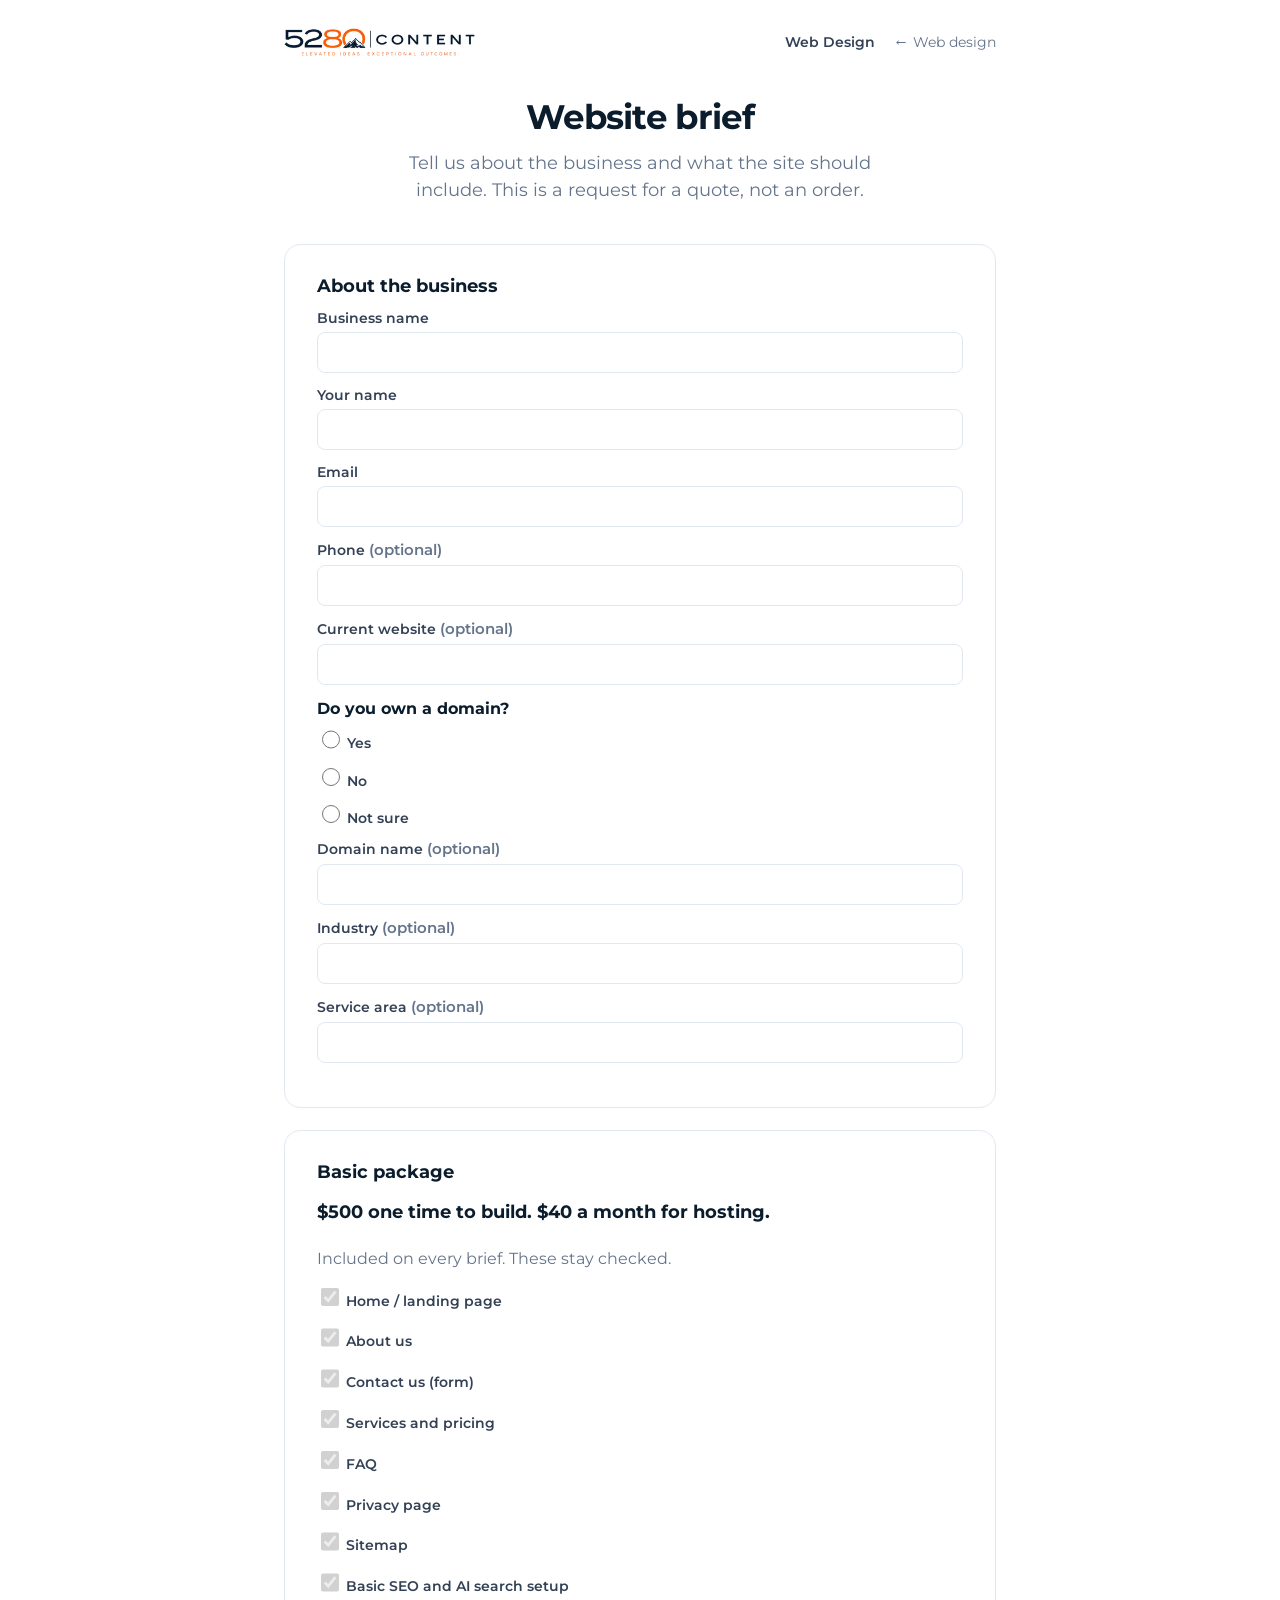
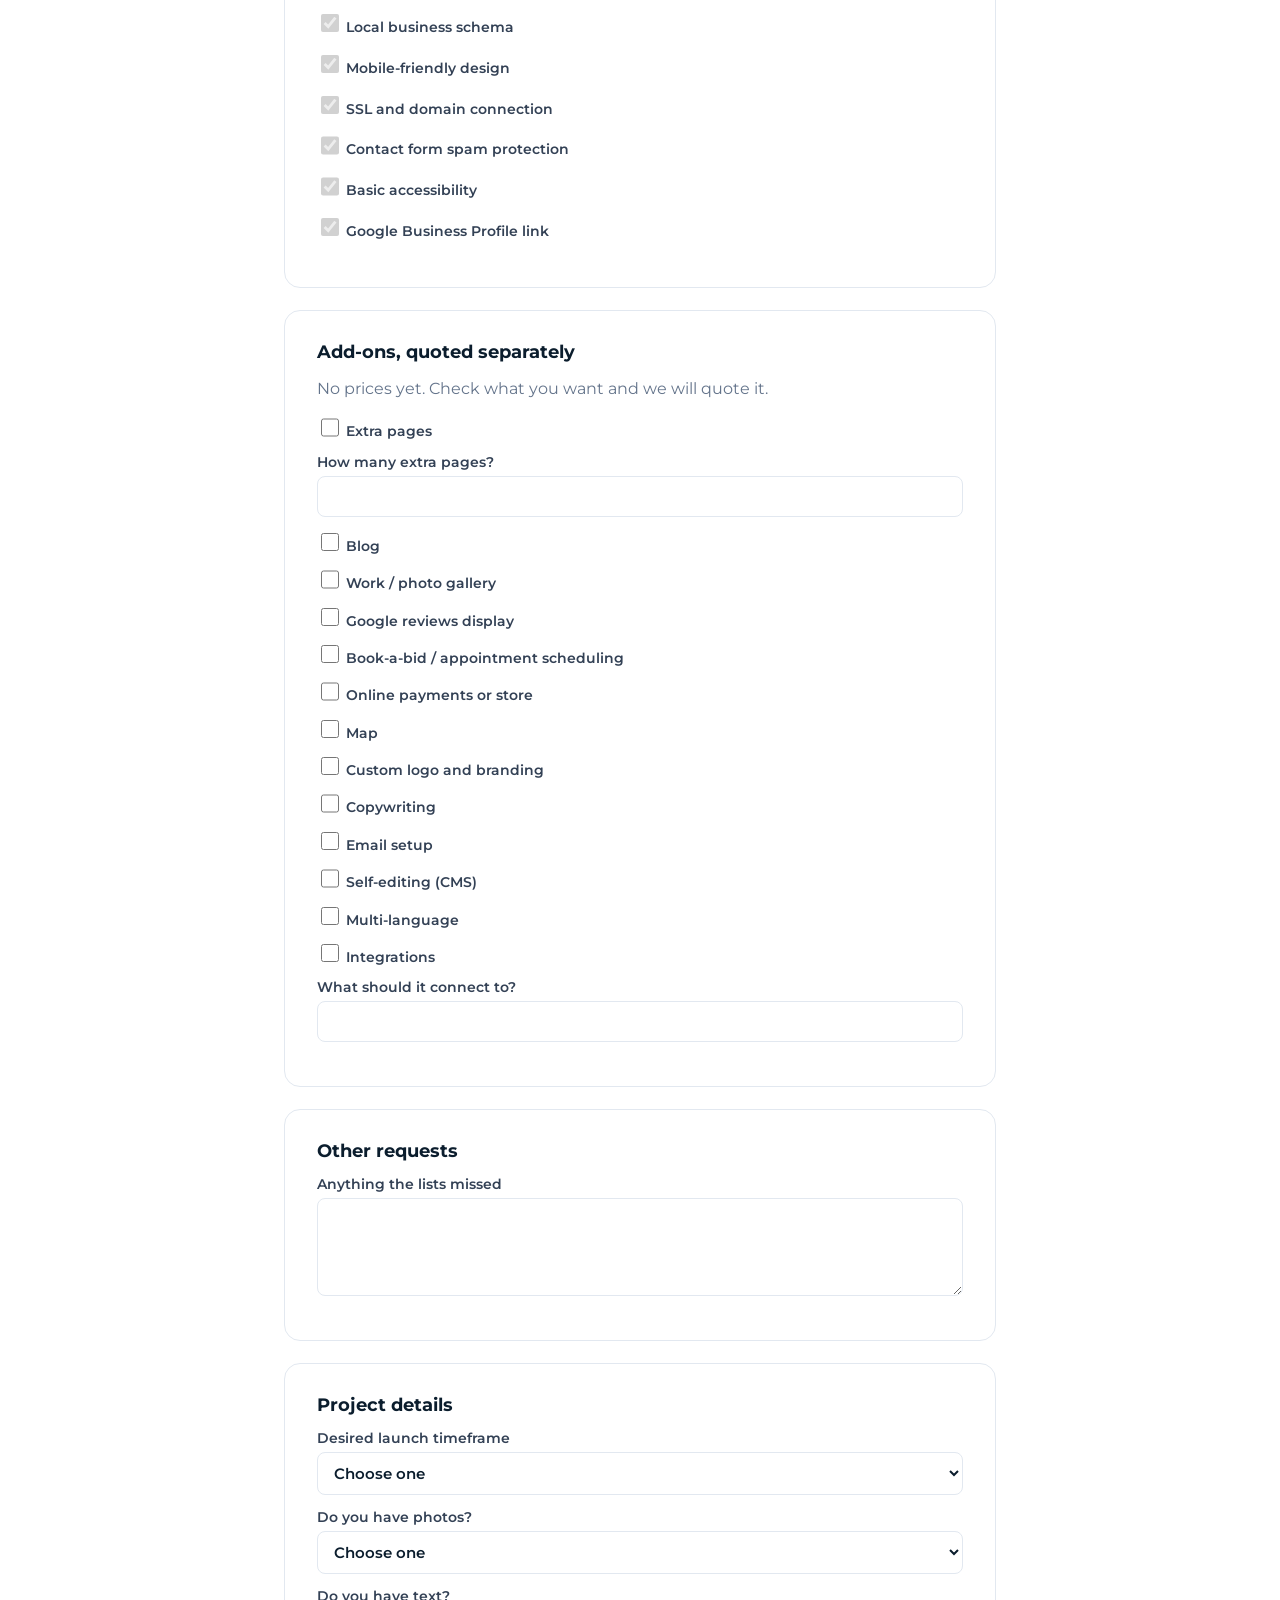
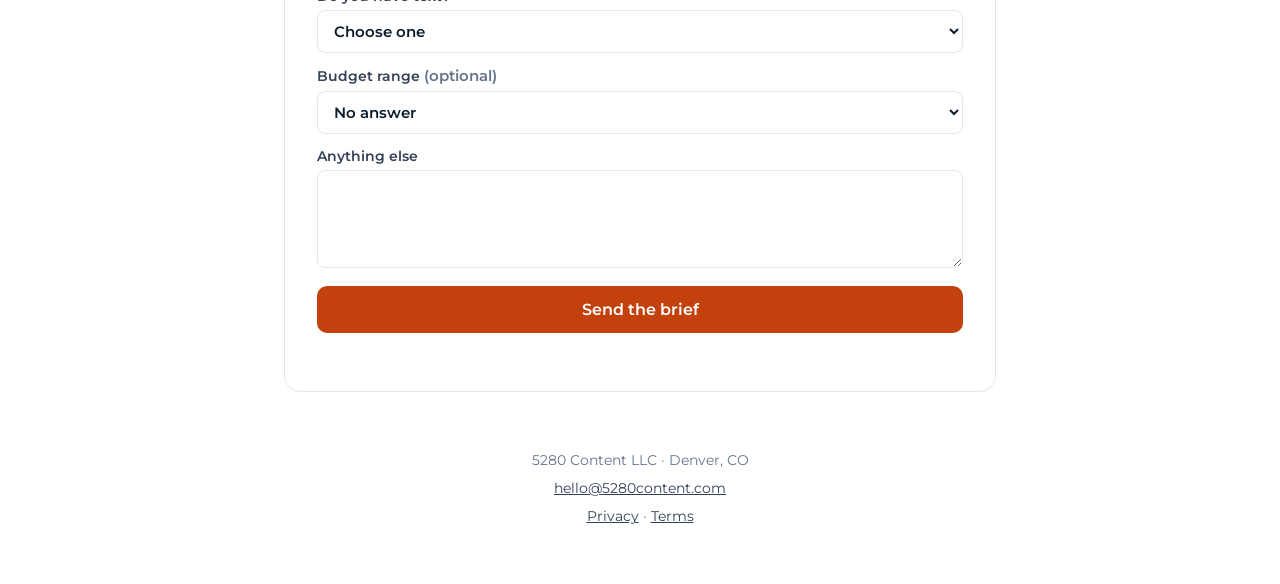
<file: web-design/brief/index.html>
<!DOCTYPE html>
<html lang="en">
<head>
<meta charset="UTF-8" />
<meta name="viewport" content="width=device-width, initial-scale=1.0" />
<title>Website brief · 5280 Content</title>
<meta name="description" content="Tell 5280 Content LLC what you want in a website. The basic package is $500 to build and $40 a month to host. Add-ons are quoted separately." />
<link rel="canonical" href="https://www.5280content.com/web-design/brief" />
<meta property="og:title" content="Website brief · 5280 Content" />
<meta property="og:description" content="Tell 5280 Content LLC what you want in a website. The basic package is $500 to build and $40 a month to host. Add-ons are quoted separately." />
<meta property="og:type" content="website" />
<meta property="og:url" content="https://www.5280content.com/web-design/brief" />
<meta property="og:site_name" content="5280 Content" />
<meta property="og:image" content="https://www.5280content.com/assets/opt/og.5801524d.jpg" />
<meta property="og:image:width" content="1200" />
<meta property="og:image:height" content="630" />
<meta property="og:image:alt" content="5280 Content logo over the Denver skyline and mountains." />
<meta name="twitter:card" content="summary_large_image" />
<meta name="twitter:title" content="Website brief · 5280 Content" />
<meta name="twitter:description" content="Tell 5280 Content LLC what you want in a website. The basic package is $500 to build and $40 a month to host. Add-ons are quoted separately." />
<meta name="twitter:image" content="https://www.5280content.com/assets/opt/og.5801524d.jpg" />
<link rel="icon" type="image/png" sizes="32x32" href="/assets/favicon-32.png" />
<link rel="icon" type="image/png" sizes="64x64" href="/assets/favicon-64.png" />
<link rel="icon" type="image/png" sizes="512x512" href="/assets/favicon-512.png" />
<link rel="apple-touch-icon" sizes="180x180" href="/assets/apple-touch-icon.png" />
<link rel="stylesheet" href="/assets/opt/site.8d82ec7e.css" />
<style>
  .brief-form label { display: block; font-size: 0.85rem; font-weight: 600; color: var(--slate); margin: 0 0 14px; }
  .brief-form input[type="text"],
  .brief-form input[type="email"],
  .brief-form input[type="tel"],
  .brief-form input[type="url"],
  .brief-form input[type="number"],
  .brief-form select,
  .brief-form textarea {
    display: block; width: 100%; margin-top: 6px; padding: 10px 12px;
    border: 1px solid var(--border); border-radius: 8px; font: inherit; font-size: 0.95rem; color: var(--navy); background: #fff;
  }
  .brief-form textarea { resize: vertical; }
  .choice { display: flex; gap: 10px; align-items: flex-start; font-weight: 600; margin: 0 0 10px; }
  .choice input { width: 1.15rem; height: 1.15rem; margin-top: 2px; flex: none; }
  .hint { color: var(--muted); font-size: 0.92rem; margin: 0 0 14px; }
  .nested { margin: 0 0 14px 1.8rem; }
  fieldset { border: 0; margin: 0; padding: 0; }
  legend { font-weight: 700; color: var(--navy); margin: 0 0 10px; padding: 0; }
  .brief-success { color: var(--navy); font-size: 1.05rem; line-height: 1.6; }
</style>
<script type="application/ld+json">
{
  "@context": "https://schema.org",
  "@type": ["Organization", "LocalBusiness"],
  "@id": "https://www.5280content.com/#organization",
  "name": "5280 Content",
  "legalName": "5280 Content LLC",
  "url": "https://www.5280content.com/",
  "email": "hello@5280content.com",
  "address": {
    "@type": "PostalAddress",
    "addressLocality": "Denver",
    "addressRegion": "CO",
    "addressCountry": "US"
  },
  "areaServed": [
    { "@type": "City", "name": "Denver" },
    { "@type": "AdministrativeArea", "name": "Colorado" }
  ]
}
</script>
</head>
<body>
  <div class="nav nav-sub">
    <a class="brand" href="/"><img src="/assets/opt/logo-491.4fd0b026.webp" srcset="/assets/opt/logo-334.3a35d26b.webp 334w, /assets/opt/logo-491.4fd0b026.webp 491w" sizes="(max-width: 640px) 190px, 245px" alt="5280 Content" width="491" height="72" /></a>
    <div class="nav-links">
      <a class="nav-link" href="/web-design">Web Design</a>
      <a class="back" href="/web-design">&larr; Web design</a>
    </div>
  </div>

  <div class="wrap">
    <header class="hero">
      <h1>Website brief</h1>
      <p class="tagline">Tell us about the business and what the site should include. This is a request for a quote, not an order.</p>
    </header>

    <form class="brief-form" id="briefForm">
      <section>
        <h2>About the business</h2>
        <label>Business name
          <input type="text" name="businessName" autocomplete="organization" required maxlength="120" />
        </label>
        <label>Your name
          <input type="text" name="contactName" autocomplete="name" required maxlength="120" />
        </label>
        <label>Email
          <input type="email" name="email" autocomplete="email" required maxlength="200" />
        </label>
        <label>Phone <span class="hint">(optional)</span>
          <input type="tel" name="phone" autocomplete="tel" maxlength="40" />
        </label>
        <label>Current website <span class="hint">(optional)</span>
          <input type="text" name="currentWebsite" inputmode="url" autocomplete="url" maxlength="300" />
        </label>
        <fieldset>
          <legend>Do you own a domain?</legend>
          <label class="choice"><input type="radio" name="ownsDomain" value="yes" required /> Yes</label>
          <label class="choice"><input type="radio" name="ownsDomain" value="no" /> No</label>
          <label class="choice"><input type="radio" name="ownsDomain" value="not_sure" /> Not sure</label>
        </fieldset>
        <label>Domain name <span class="hint">(optional)</span>
          <input type="text" name="domainName" maxlength="200" />
        </label>
        <label>Industry <span class="hint">(optional)</span>
          <input type="text" name="industry" maxlength="120" />
        </label>
        <label>Service area <span class="hint">(optional)</span>
          <input type="text" name="serviceArea" maxlength="200" />
        </label>
      </section>

      <section>
        <h2>Basic package</h2>
        <p class="price-line">$500 one time to build. $40 a month for hosting.</p>
        <p class="hint">Included on every brief. These stay checked.</p>
        <ul class="checks" style="list-style:none; padding:0; margin:0;">
          <li><label class="choice"><input type="checkbox" checked disabled /> Home / landing page</label></li>
          <li><label class="choice"><input type="checkbox" checked disabled /> About us</label></li>
          <li><label class="choice"><input type="checkbox" checked disabled /> Contact us (form)</label></li>
          <li><label class="choice"><input type="checkbox" checked disabled /> Services and pricing</label></li>
          <li><label class="choice"><input type="checkbox" checked disabled /> FAQ</label></li>
          <li><label class="choice"><input type="checkbox" checked disabled /> Privacy page</label></li>
          <li><label class="choice"><input type="checkbox" checked disabled /> Sitemap</label></li>
          <li><label class="choice"><input type="checkbox" checked disabled /> Basic SEO and AI search setup</label></li>
          <li><label class="choice"><input type="checkbox" checked disabled /> Local business schema</label></li>
          <li><label class="choice"><input type="checkbox" checked disabled /> Mobile-friendly design</label></li>
          <li><label class="choice"><input type="checkbox" checked disabled /> SSL and domain connection</label></li>
          <li><label class="choice"><input type="checkbox" checked disabled /> Contact form spam protection</label></li>
          <li><label class="choice"><input type="checkbox" checked disabled /> Basic accessibility</label></li>
          <li><label class="choice"><input type="checkbox" checked disabled /> Google Business Profile link</label></li>
        </ul>
      </section>

      <section>
        <h2>Add-ons, quoted separately</h2>
        <p class="hint">No prices yet. Check what you want and we will quote it.</p>
        <label class="choice"><input type="checkbox" name="addons" value="extra_pages" /> Extra pages</label>
        <label class="nested">How many extra pages?
          <input type="number" name="extraPageCount" min="1" max="50" inputmode="numeric" />
        </label>
        <label class="choice"><input type="checkbox" name="addons" value="blog" /> Blog</label>
        <label class="choice"><input type="checkbox" name="addons" value="gallery" /> Work / photo gallery</label>
        <label class="choice"><input type="checkbox" name="addons" value="google_reviews" /> Google reviews display</label>
        <label class="choice"><input type="checkbox" name="addons" value="scheduling" /> Book-a-bid / appointment scheduling</label>
        <label class="choice"><input type="checkbox" name="addons" value="payments" /> Online payments or store</label>
        <label class="choice"><input type="checkbox" name="addons" value="map" /> Map</label>
        <label class="choice"><input type="checkbox" name="addons" value="branding" /> Custom logo and branding</label>
        <label class="choice"><input type="checkbox" name="addons" value="copywriting" /> Copywriting</label>
        <label class="choice"><input type="checkbox" name="addons" value="email_setup" /> Email setup</label>
        <label class="choice"><input type="checkbox" name="addons" value="cms" /> Self-editing (CMS)</label>
        <label class="choice"><input type="checkbox" name="addons" value="multi_language" /> Multi-language</label>
        <label class="choice"><input type="checkbox" name="addons" value="integrations" /> Integrations</label>
        <label class="nested">What should it connect to?
          <input type="text" name="integrationsDetail" maxlength="500" />
        </label>
      </section>

      <section>
        <h2>Other requests</h2>
        <label>Anything the lists missed
          <textarea name="otherRequests" rows="4" maxlength="4000"></textarea>
        </label>
      </section>

      <section>
        <h2>Project details</h2>
        <label>Desired launch timeframe
          <select name="launchTimeframe" required>
            <option value="">Choose one</option>
            <option value="as-soon-as-we-can">As soon as we can</option>
            <option value="within-a-month">Within a month</option>
            <option value="a-few-months">A few months</option>
            <option value="no-fixed-date">No fixed date</option>
            <option value="not-sure">Not sure</option>
          </select>
        </label>
        <label>Do you have photos?
          <select name="photos" required>
            <option value="">Choose one</option>
            <option value="have">I have them</option>
            <option value="some">I have some</option>
            <option value="need-help">I need help getting them</option>
          </select>
        </label>
        <label>Do you have text?
          <select name="text" required>
            <option value="">Choose one</option>
            <option value="have">I have it</option>
            <option value="some">I have some</option>
            <option value="need-help">I need help getting it</option>
          </select>
        </label>
        <label>Budget range <span class="hint">(optional)</span>
          <select name="budget">
            <option value="">No answer</option>
            <option value="basic">The $500 build and $40 a month hosting</option>
            <option value="basic-plus-addons">Basic package plus add-ons, to be quoted</option>
            <option value="not-sure">Not sure</option>
            <option value="prefer-not">I'd rather not say</option>
          </select>
        </label>
        <label>Anything else
          <textarea name="anythingElse" rows="4" maxlength="4000"></textarea>
        </label>
        <input type="text" name="company_fax" class="hp-field" tabindex="-1" autocomplete="off" aria-hidden="true" />
        <button type="submit" class="btn contact-submit">Send the brief</button>
        <p class="contact-status" id="briefStatus" aria-live="polite"></p>
      </section>
    </form>
  </div>

  <footer>
    <p>5280 Content LLC · Denver, CO</p>
    <p><a href="mailto:hello@5280content.com">hello@5280content.com</a></p>
    <p><a href="/privacy">Privacy</a> · <a href="/terms">Terms</a></p>
  </footer>

  <script>
    document.getElementById("briefForm").addEventListener("submit", async function (e) {
      e.preventDefault();
      var form = e.target;
      var statusEl = document.getElementById("briefStatus");
      var btn = form.querySelector(".contact-submit");
      var addons = Array.prototype.map.call(form.querySelectorAll('input[name="addons"]:checked'), function (box) {
        return box.value;
      });
      var payload = {
        businessName: form.businessName.value,
        contactName: form.contactName.value,
        email: form.email.value,
        phone: form.phone.value,
        currentWebsite: form.currentWebsite.value,
        ownsDomain: form.ownsDomain.value,
        domainName: form.domainName.value,
        industry: form.industry.value,
        serviceArea: form.serviceArea.value,
        addons: addons,
        extraPageCount: form.extraPageCount.value,
        integrationsDetail: form.integrationsDetail.value,
        otherRequests: form.otherRequests.value,
        launchTimeframe: form.launchTimeframe.value,
        photos: form.photos.value,
        text: form.text.value,
        budget: form.budget.value,
        anythingElse: form.anythingElse.value,
        company_fax: form.company_fax.value,
      };
      btn.disabled = true;
      statusEl.textContent = "Sending your brief...";
      statusEl.className = "contact-status";
      try {
        var res = await fetch("/api/brief", {
          method: "POST",
          headers: { "Content-Type": "application/json" },
          body: JSON.stringify(payload),
        });
        var data = {};
        try { data = await res.json(); } catch (err) { data = {}; }
        if (!res.ok || data.ok === false) {
          statusEl.textContent = data.error || "Something went wrong. Email hello@5280content.com.";
          statusEl.className = "contact-status err";
          btn.disabled = false;
          return;
        }
        if (data.emailed === false) {
          statusEl.textContent = "The brief checked out, but email is not set up on this server. Please also write to hello@5280content.com.";
          statusEl.className = "contact-status err";
          btn.disabled = false;
          return;
        }
        form.hidden = true;
        var done = document.createElement("p");
        done.className = "brief-success";
        done.setAttribute("role", "status");
        done.textContent = "Thanks. We have your brief and will follow up by email.";
        form.parentNode.insertBefore(done, form);
      } catch (err) {
        statusEl.textContent = "Something went wrong. Email hello@5280content.com.";
        statusEl.className = "contact-status err";
        btn.disabled = false;
      }
    });
  </script>
</body>
</html>
</file>
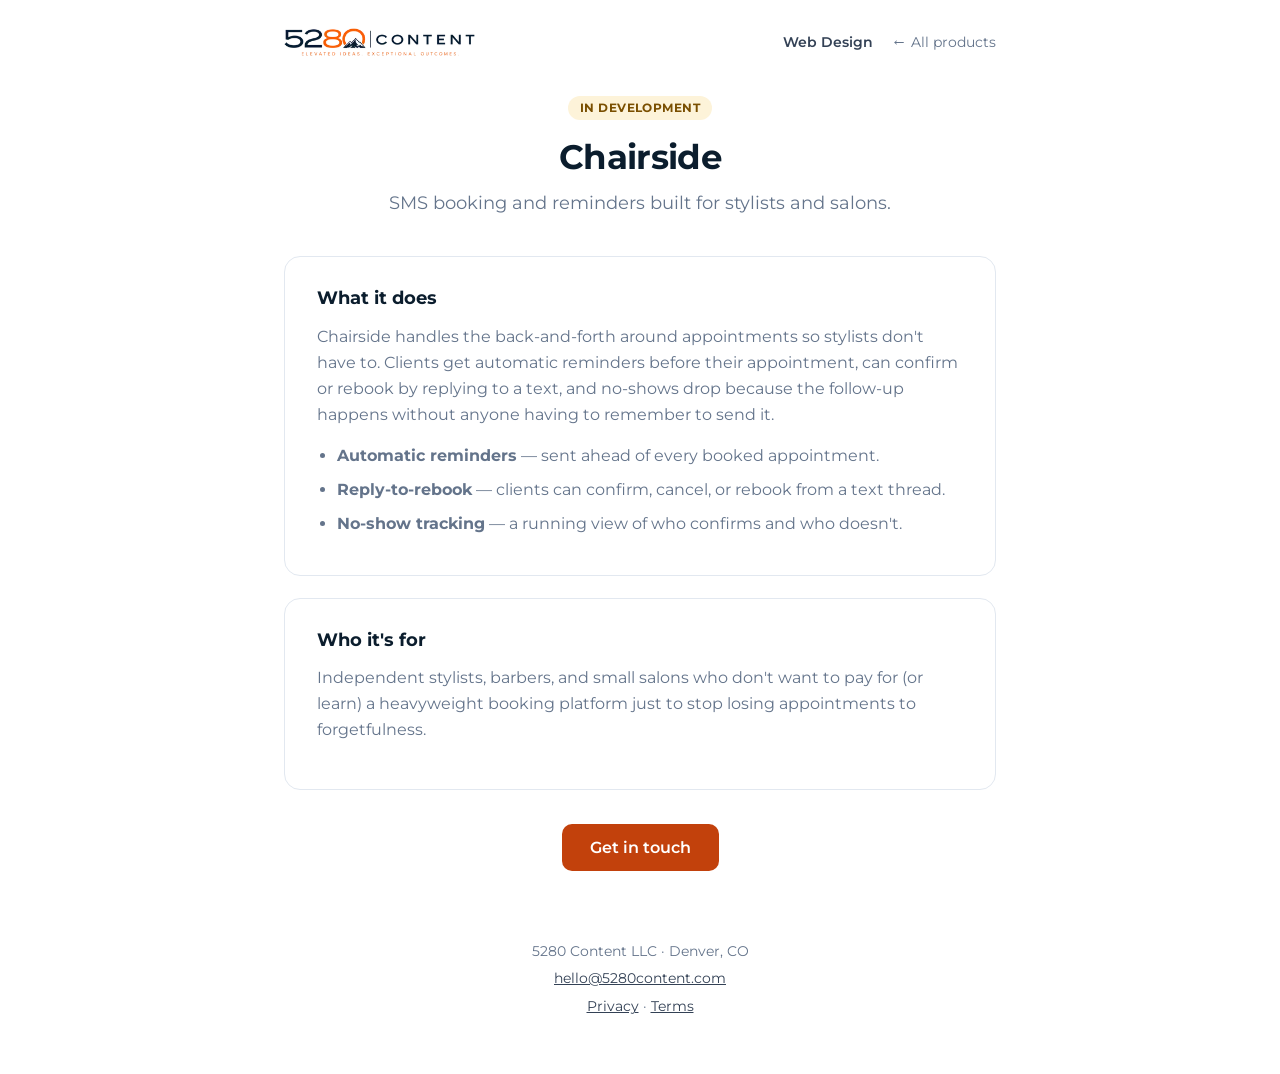
<file: products/chairside.html>
<!DOCTYPE html>
<html lang="en">
<head>
<meta charset="UTF-8" />
<meta name="viewport" content="width=device-width, initial-scale=1.0" />
<title>Chairside · 5280 Content</title>
<meta name="description" content="Chairside sends appointment reminders by text for stylists and salons, and clients can confirm or rebook by reply." />
<link rel="canonical" href="https://www.5280content.com/products/chairside.html" />
<meta property="og:title" content="Chairside · 5280 Content" />
<meta property="og:description" content="Chairside sends appointment reminders by text for stylists and salons, and clients can confirm or rebook by reply." />
<meta property="og:type" content="website" />
<meta property="og:url" content="https://www.5280content.com/products/chairside.html" />
<meta property="og:site_name" content="5280 Content" />
<meta property="og:image" content="https://www.5280content.com/assets/opt/og.5801524d.jpg" />
<meta property="og:image:width" content="1200" />
<meta property="og:image:height" content="630" />
<meta property="og:image:alt" content="5280 Content logo over the Denver skyline and mountains." />
<meta name="twitter:card" content="summary_large_image" />
<meta name="twitter:title" content="Chairside · 5280 Content" />
<meta name="twitter:description" content="Chairside sends appointment reminders by text for stylists and salons, and clients can confirm or rebook by reply." />
<meta name="twitter:image" content="https://www.5280content.com/assets/opt/og.5801524d.jpg" />
<link rel="icon" type="image/png" sizes="32x32" href="/assets/favicon-32.png" />
<link rel="icon" type="image/png" sizes="64x64" href="/assets/favicon-64.png" />
<link rel="icon" type="image/png" sizes="512x512" href="/assets/favicon-512.png" />
<link rel="apple-touch-icon" sizes="180x180" href="/assets/apple-touch-icon.png" />
<link rel="stylesheet" href="/assets/opt/site.8d82ec7e.css" />
<script type="application/ld+json">
{
  "@context": "https://schema.org",
  "@type": [
    "Organization",
    "LocalBusiness"
  ],
  "@id": "https://www.5280content.com/#organization",
  "name": "5280 Content",
  "legalName": "5280 Content LLC",
  "url": "https://www.5280content.com/",
  "logo": "https://www.5280content.com/assets/opt/logo-491.4fd0b026.webp",
  "image": "https://www.5280content.com/assets/opt/og.5801524d.jpg",
  "email": "hello@5280content.com",
  "address": {
    "@type": "PostalAddress",
    "addressLocality": "Denver",
    "addressRegion": "CO",
    "addressCountry": "US"
  },
  "areaServed": [
    {
      "@type": "City",
      "name": "Denver"
    },
    {
      "@type": "AdministrativeArea",
      "name": "Colorado"
    }
  ]
}
</script>
</head>
<body>
  <div class="nav nav-sub">
    <a class="brand" href="/"><img src="/assets/opt/logo-491.4fd0b026.webp" srcset="/assets/opt/logo-334.3a35d26b.webp 334w, /assets/opt/logo-491.4fd0b026.webp 491w" sizes="(max-width: 640px) 190px, 245px" alt="5280 Content" width="491" height="72" /></a>
    <div class="nav-links">
      <a class="nav-link" href="/web-design">Web Design</a>
      <a class="back" href="/#products">&larr; All products</a>
    </div>
  </div>

  <div class="wrap">
      <header class="hero">
        <span class="pill dev">In Development</span>
        <h1>Chairside</h1>
        <p class="tagline">SMS booking and reminders built for stylists and salons.</p>
      </header>

      
      <section>
        <h2>What it does</h2>
        <p>Chairside handles the back-and-forth around appointments so stylists don't have to. Clients get automatic
        reminders before their appointment, can confirm or rebook by replying to a text, and no-shows drop because
        the follow-up happens without anyone having to remember to send it.</p>
        <ul>
          <li><strong>Automatic reminders</strong> &mdash; sent ahead of every booked appointment.</li>
          <li><strong>Reply-to-rebook</strong> &mdash; clients can confirm, cancel, or rebook from a text thread.</li>
          <li><strong>No-show tracking</strong> &mdash; a running view of who confirms and who doesn't.</li>
        </ul>
      </section>
      <section>
        <h2>Who it's for</h2>
        <p>Independent stylists, barbers, and small salons who don't want to pay for (or learn) a heavyweight
        booking platform just to stop losing appointments to forgetfulness.</p>
      </section>
      

      <div class="cta-row">
        <button type="button" class="btn" onclick="openContactModal('chairside')">Get in touch</button>
      </div>
    </div>

  <footer>
    <p>5280 Content LLC · Denver, CO</p>
    <p><a href="mailto:hello@5280content.com">hello@5280content.com</a></p>
    <p><a href="/privacy">Privacy</a> · <a href="/terms">Terms</a></p>
  </footer>

  <div class="contact-overlay" id="contactOverlay" hidden>
    <div class="contact-modal-box" role="dialog" aria-modal="true" aria-labelledby="contactTitle">
      <button type="button" class="contact-close" aria-label="Close" onclick="closeContactModal()">&times;</button>
      <h3 id="contactTitle">Get in touch</h3>
      <p class="contact-sub">Tell us a bit about what you need &mdash; we'll follow up by email.</p>
      <form id="contactForm">
        <input type="hidden" name="source" id="contactSource" value="" />
        <input type="text" name="website" id="contactHoneypot" class="hp-field" tabindex="-1" autocomplete="off" aria-hidden="true" />
        <label>Name
          <input type="text" name="name" autocomplete="name" required />
        </label>
        <label>Email
          <input type="email" name="email" autocomplete="email" required />
        </label>
        <label>Message
          <textarea name="message" rows="4" required></textarea>
        </label>
        <button type="submit" class="btn contact-submit">Send message</button>
        <p class="contact-status" id="contactStatus" aria-live="polite"></p>
      </form>
    </div>
  </div>

  <script src="/assets/opt/contact.840a5b97.js"></script>
</body>
</html>
</file>
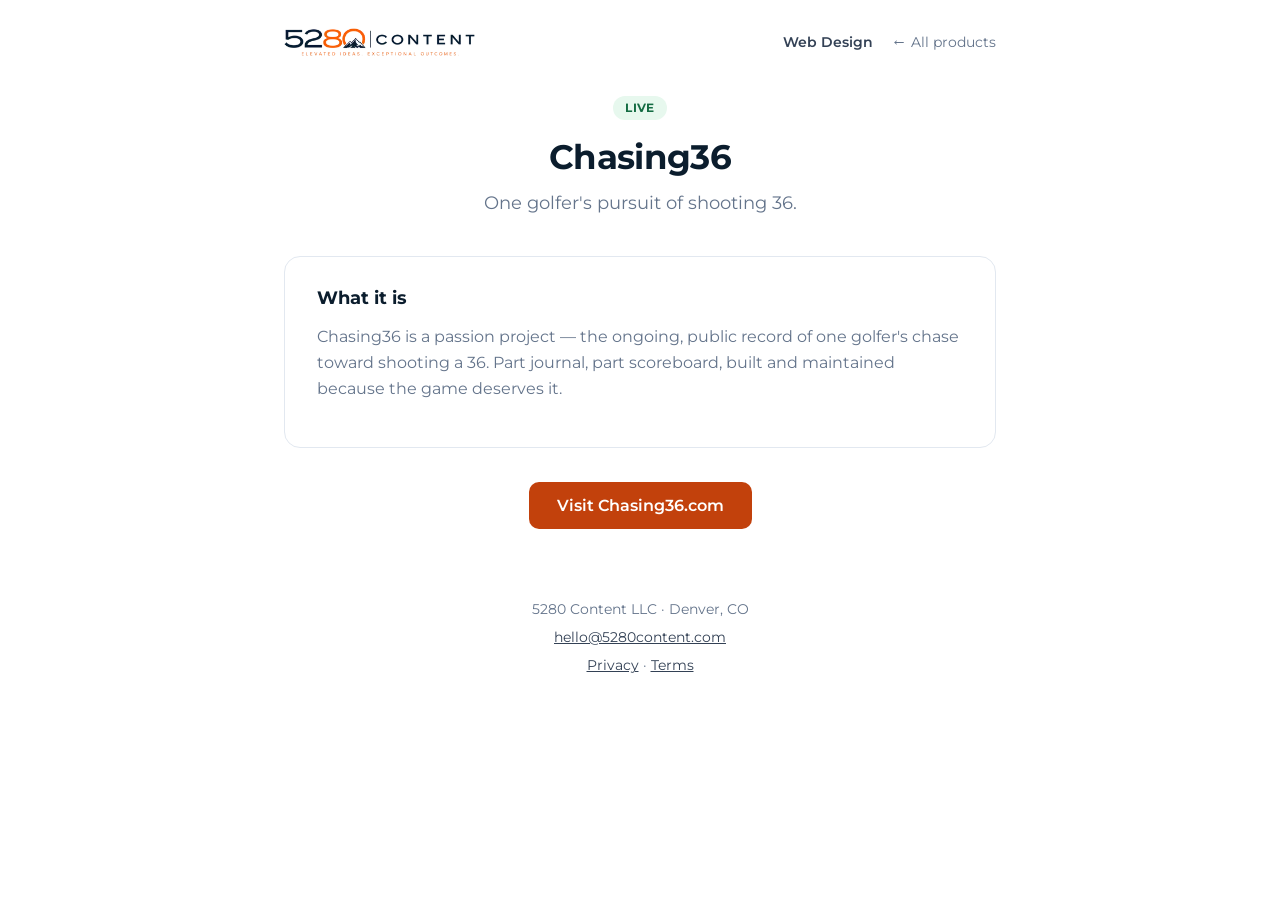
<file: products/chasing36.html>
<!DOCTYPE html>
<html lang="en">
<head>
<meta charset="UTF-8" />
<meta name="viewport" content="width=device-width, initial-scale=1.0" />
<title>Chasing36 · 5280 Content</title>
<meta name="description" content="Chasing36 is the public record of one golfer's pursuit of shooting 36. Part journal, part scoreboard, from 5280 Content." />
<link rel="canonical" href="https://www.5280content.com/products/chasing36.html" />
<meta property="og:title" content="Chasing36 · 5280 Content" />
<meta property="og:description" content="Chasing36 is the public record of one golfer's pursuit of shooting 36. Part journal, part scoreboard, from 5280 Content." />
<meta property="og:type" content="website" />
<meta property="og:url" content="https://www.5280content.com/products/chasing36.html" />
<meta property="og:site_name" content="5280 Content" />
<meta property="og:image" content="https://www.5280content.com/assets/opt/og.5801524d.jpg" />
<meta property="og:image:width" content="1200" />
<meta property="og:image:height" content="630" />
<meta property="og:image:alt" content="5280 Content logo over the Denver skyline and mountains." />
<meta name="twitter:card" content="summary_large_image" />
<meta name="twitter:title" content="Chasing36 · 5280 Content" />
<meta name="twitter:description" content="Chasing36 is the public record of one golfer's pursuit of shooting 36. Part journal, part scoreboard, from 5280 Content." />
<meta name="twitter:image" content="https://www.5280content.com/assets/opt/og.5801524d.jpg" />
<link rel="icon" type="image/png" sizes="32x32" href="/assets/favicon-32.png" />
<link rel="icon" type="image/png" sizes="64x64" href="/assets/favicon-64.png" />
<link rel="icon" type="image/png" sizes="512x512" href="/assets/favicon-512.png" />
<link rel="apple-touch-icon" sizes="180x180" href="/assets/apple-touch-icon.png" />
<link rel="stylesheet" href="/assets/opt/site.8d82ec7e.css" />
<script type="application/ld+json">
{
  "@context": "https://schema.org",
  "@type": [
    "Organization",
    "LocalBusiness"
  ],
  "@id": "https://www.5280content.com/#organization",
  "name": "5280 Content",
  "legalName": "5280 Content LLC",
  "url": "https://www.5280content.com/",
  "logo": "https://www.5280content.com/assets/opt/logo-491.4fd0b026.webp",
  "image": "https://www.5280content.com/assets/opt/og.5801524d.jpg",
  "email": "hello@5280content.com",
  "address": {
    "@type": "PostalAddress",
    "addressLocality": "Denver",
    "addressRegion": "CO",
    "addressCountry": "US"
  },
  "areaServed": [
    {
      "@type": "City",
      "name": "Denver"
    },
    {
      "@type": "AdministrativeArea",
      "name": "Colorado"
    }
  ]
}
</script>
</head>
<body>
  <div class="nav nav-sub">
    <a class="brand" href="/"><img src="/assets/opt/logo-491.4fd0b026.webp" srcset="/assets/opt/logo-334.3a35d26b.webp 334w, /assets/opt/logo-491.4fd0b026.webp 491w" sizes="(max-width: 640px) 190px, 245px" alt="5280 Content" width="491" height="72" /></a>
    <div class="nav-links">
      <a class="nav-link" href="/web-design">Web Design</a>
      <a class="back" href="/#products">&larr; All products</a>
    </div>
  </div>

  <div class="wrap">
      <header class="hero">
        <span class="pill live">Live</span>
        <h1>Chasing36</h1>
        <p class="tagline">One golfer's pursuit of shooting 36.</p>
      </header>

      
      <section>
        <h2>What it is</h2>
        <p>Chasing36 is a passion project &mdash; the ongoing, public record of one golfer's chase toward shooting
        a 36. Part journal, part scoreboard, built and maintained because the game deserves it.</p>
      </section>
      

      <div class="cta-row">
        <a class="btn" href="https://chasing36.com" target="_blank" rel="noopener">Visit Chasing36.com</a>
      </div>
    </div>

  <footer>
    <p>5280 Content LLC · Denver, CO</p>
    <p><a href="mailto:hello@5280content.com">hello@5280content.com</a></p>
    <p><a href="/privacy">Privacy</a> · <a href="/terms">Terms</a></p>
  </footer>
</body>
</html>
</file>
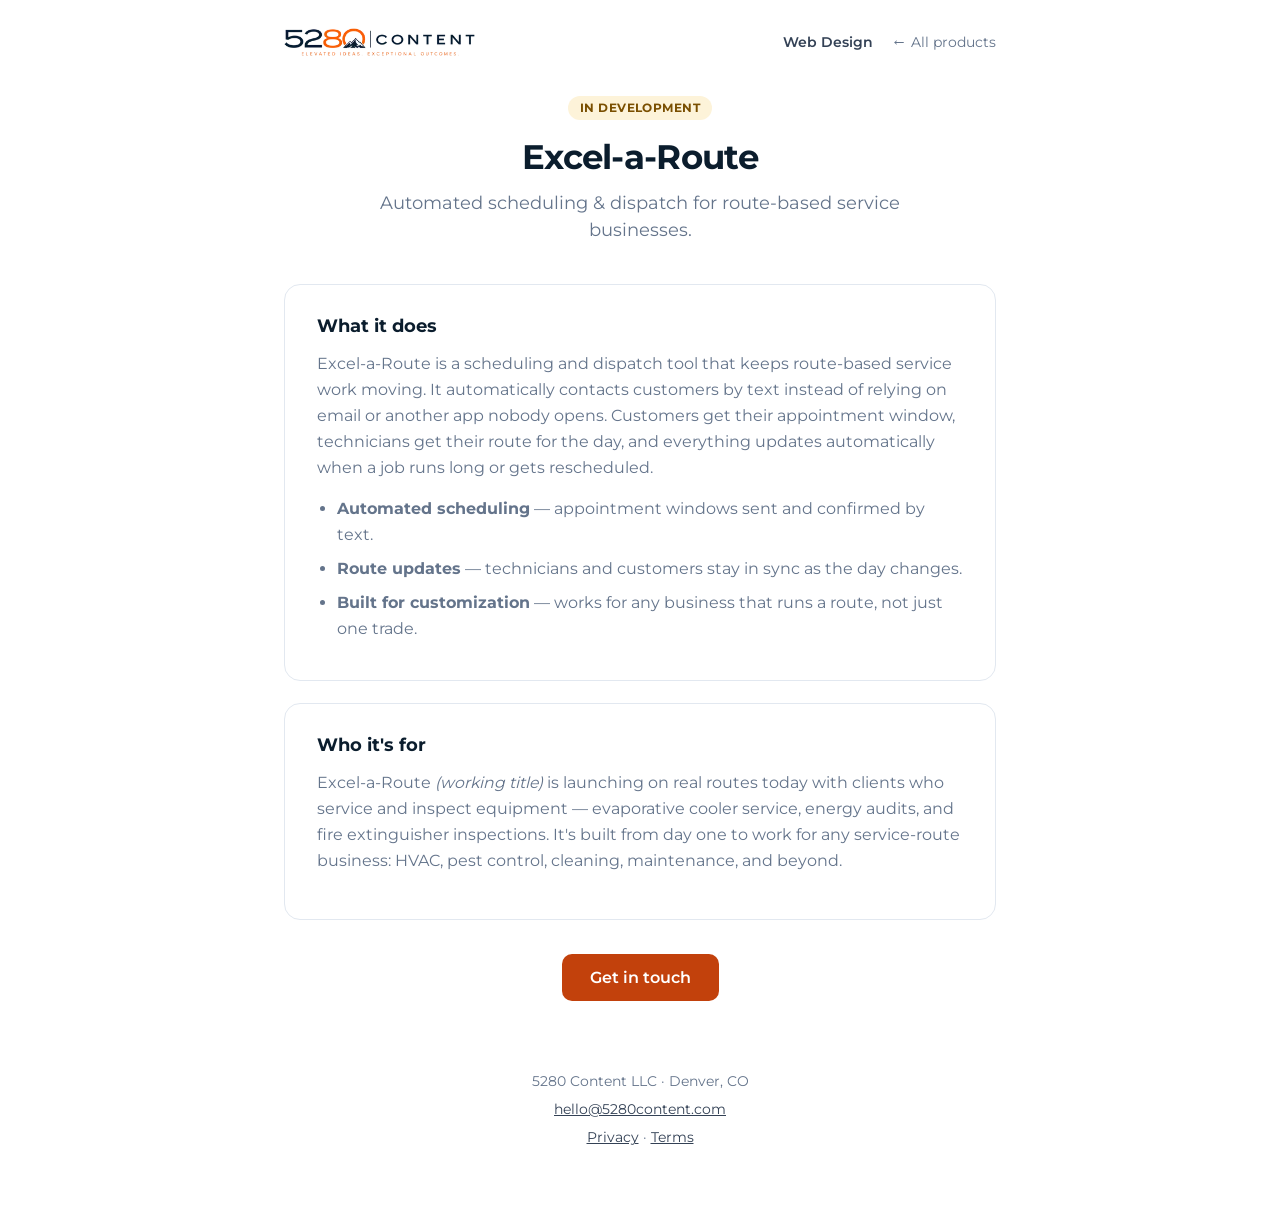
<file: products/excel-a-route.html>
<!DOCTYPE html>
<html lang="en">
<head>
<meta charset="UTF-8" />
<meta name="viewport" content="width=device-width, initial-scale=1.0" />
<title>Excel-a-Route · 5280 Content</title>
<meta name="description" content="Excel-a-Route schedules route-based service work, texts customers their appointment window, and updates the route when the day changes." />
<link rel="canonical" href="https://www.5280content.com/products/excel-a-route.html" />
<meta property="og:title" content="Excel-a-Route · 5280 Content" />
<meta property="og:description" content="Excel-a-Route schedules route-based service work, texts customers their appointment window, and updates the route when the day changes." />
<meta property="og:type" content="website" />
<meta property="og:url" content="https://www.5280content.com/products/excel-a-route.html" />
<meta property="og:site_name" content="5280 Content" />
<meta property="og:image" content="https://www.5280content.com/assets/opt/og.5801524d.jpg" />
<meta property="og:image:width" content="1200" />
<meta property="og:image:height" content="630" />
<meta property="og:image:alt" content="5280 Content logo over the Denver skyline and mountains." />
<meta name="twitter:card" content="summary_large_image" />
<meta name="twitter:title" content="Excel-a-Route · 5280 Content" />
<meta name="twitter:description" content="Excel-a-Route schedules route-based service work, texts customers their appointment window, and updates the route when the day changes." />
<meta name="twitter:image" content="https://www.5280content.com/assets/opt/og.5801524d.jpg" />
<link rel="icon" type="image/png" sizes="32x32" href="/assets/favicon-32.png" />
<link rel="icon" type="image/png" sizes="64x64" href="/assets/favicon-64.png" />
<link rel="icon" type="image/png" sizes="512x512" href="/assets/favicon-512.png" />
<link rel="apple-touch-icon" sizes="180x180" href="/assets/apple-touch-icon.png" />
<link rel="stylesheet" href="/assets/opt/site.8d82ec7e.css" />
<script type="application/ld+json">
{
  "@context": "https://schema.org",
  "@type": [
    "Organization",
    "LocalBusiness"
  ],
  "@id": "https://www.5280content.com/#organization",
  "name": "5280 Content",
  "legalName": "5280 Content LLC",
  "url": "https://www.5280content.com/",
  "logo": "https://www.5280content.com/assets/opt/logo-491.4fd0b026.webp",
  "image": "https://www.5280content.com/assets/opt/og.5801524d.jpg",
  "email": "hello@5280content.com",
  "address": {
    "@type": "PostalAddress",
    "addressLocality": "Denver",
    "addressRegion": "CO",
    "addressCountry": "US"
  },
  "areaServed": [
    {
      "@type": "City",
      "name": "Denver"
    },
    {
      "@type": "AdministrativeArea",
      "name": "Colorado"
    }
  ]
}
</script>
</head>
<body>
  <div class="nav nav-sub">
    <a class="brand" href="/"><img src="/assets/opt/logo-491.4fd0b026.webp" srcset="/assets/opt/logo-334.3a35d26b.webp 334w, /assets/opt/logo-491.4fd0b026.webp 491w" sizes="(max-width: 640px) 190px, 245px" alt="5280 Content" width="491" height="72" /></a>
    <div class="nav-links">
      <a class="nav-link" href="/web-design">Web Design</a>
      <a class="back" href="/#products">&larr; All products</a>
    </div>
  </div>

  <div class="wrap">
      <header class="hero">
        <span class="pill dev">In Development</span>
        <h1>Excel-a-Route</h1>
        <p class="tagline">Automated scheduling &amp; dispatch for route-based service businesses.</p>
      </header>


      <section>
        <h2>What it does</h2>
        <p>Excel-a-Route is a scheduling and dispatch tool that keeps route-based service work moving. It automatically
        contacts customers by text instead of relying on email or another app nobody opens. Customers get their
        appointment window, technicians get their route for the day, and everything updates automatically when a job
        runs long or gets rescheduled.</p>
        <ul>
          <li><strong>Automated scheduling</strong> &mdash; appointment windows sent and confirmed by text.</li>
          <li><strong>Route updates</strong> &mdash; technicians and customers stay in sync as the day changes.</li>
          <li><strong>Built for customization</strong> &mdash; works for any business that runs a route, not just one trade.</li>
        </ul>
      </section>
      <section>
        <h2>Who it's for</h2>
        <p>Excel-a-Route <em>(working title)</em> is launching on real routes today with clients who service and
        inspect equipment &mdash; evaporative cooler service, energy audits, and fire extinguisher inspections.
        It's built from day one to work for any service-route business: HVAC, pest control, cleaning, maintenance,
        and beyond.</p>
      </section>
      

      <div class="cta-row">
        <button type="button" class="btn" onclick="openContactModal('excel-a-route')">Get in touch</button>
      </div>
    </div>

  <footer>
    <p>5280 Content LLC · Denver, CO</p>
    <p><a href="mailto:hello@5280content.com">hello@5280content.com</a></p>
    <p><a href="/privacy">Privacy</a> · <a href="/terms">Terms</a></p>
  </footer>

  <div class="contact-overlay" id="contactOverlay" hidden>
    <div class="contact-modal-box" role="dialog" aria-modal="true" aria-labelledby="contactTitle">
      <button type="button" class="contact-close" aria-label="Close" onclick="closeContactModal()">&times;</button>
      <h3 id="contactTitle">Get in touch</h3>
      <p class="contact-sub">Tell us a bit about what you need &mdash; we'll follow up by email.</p>
      <form id="contactForm">
        <input type="hidden" name="source" id="contactSource" value="" />
        <input type="text" name="website" id="contactHoneypot" class="hp-field" tabindex="-1" autocomplete="off" aria-hidden="true" />
        <label>Name
          <input type="text" name="name" autocomplete="name" required />
        </label>
        <label>Email
          <input type="email" name="email" autocomplete="email" required />
        </label>
        <label>Message
          <textarea name="message" rows="4" required></textarea>
        </label>
        <button type="submit" class="btn contact-submit">Send message</button>
        <p class="contact-status" id="contactStatus" aria-live="polite"></p>
      </form>
    </div>
  </div>

  <script src="/assets/opt/contact.840a5b97.js"></script>
</body>
</html>
</file>
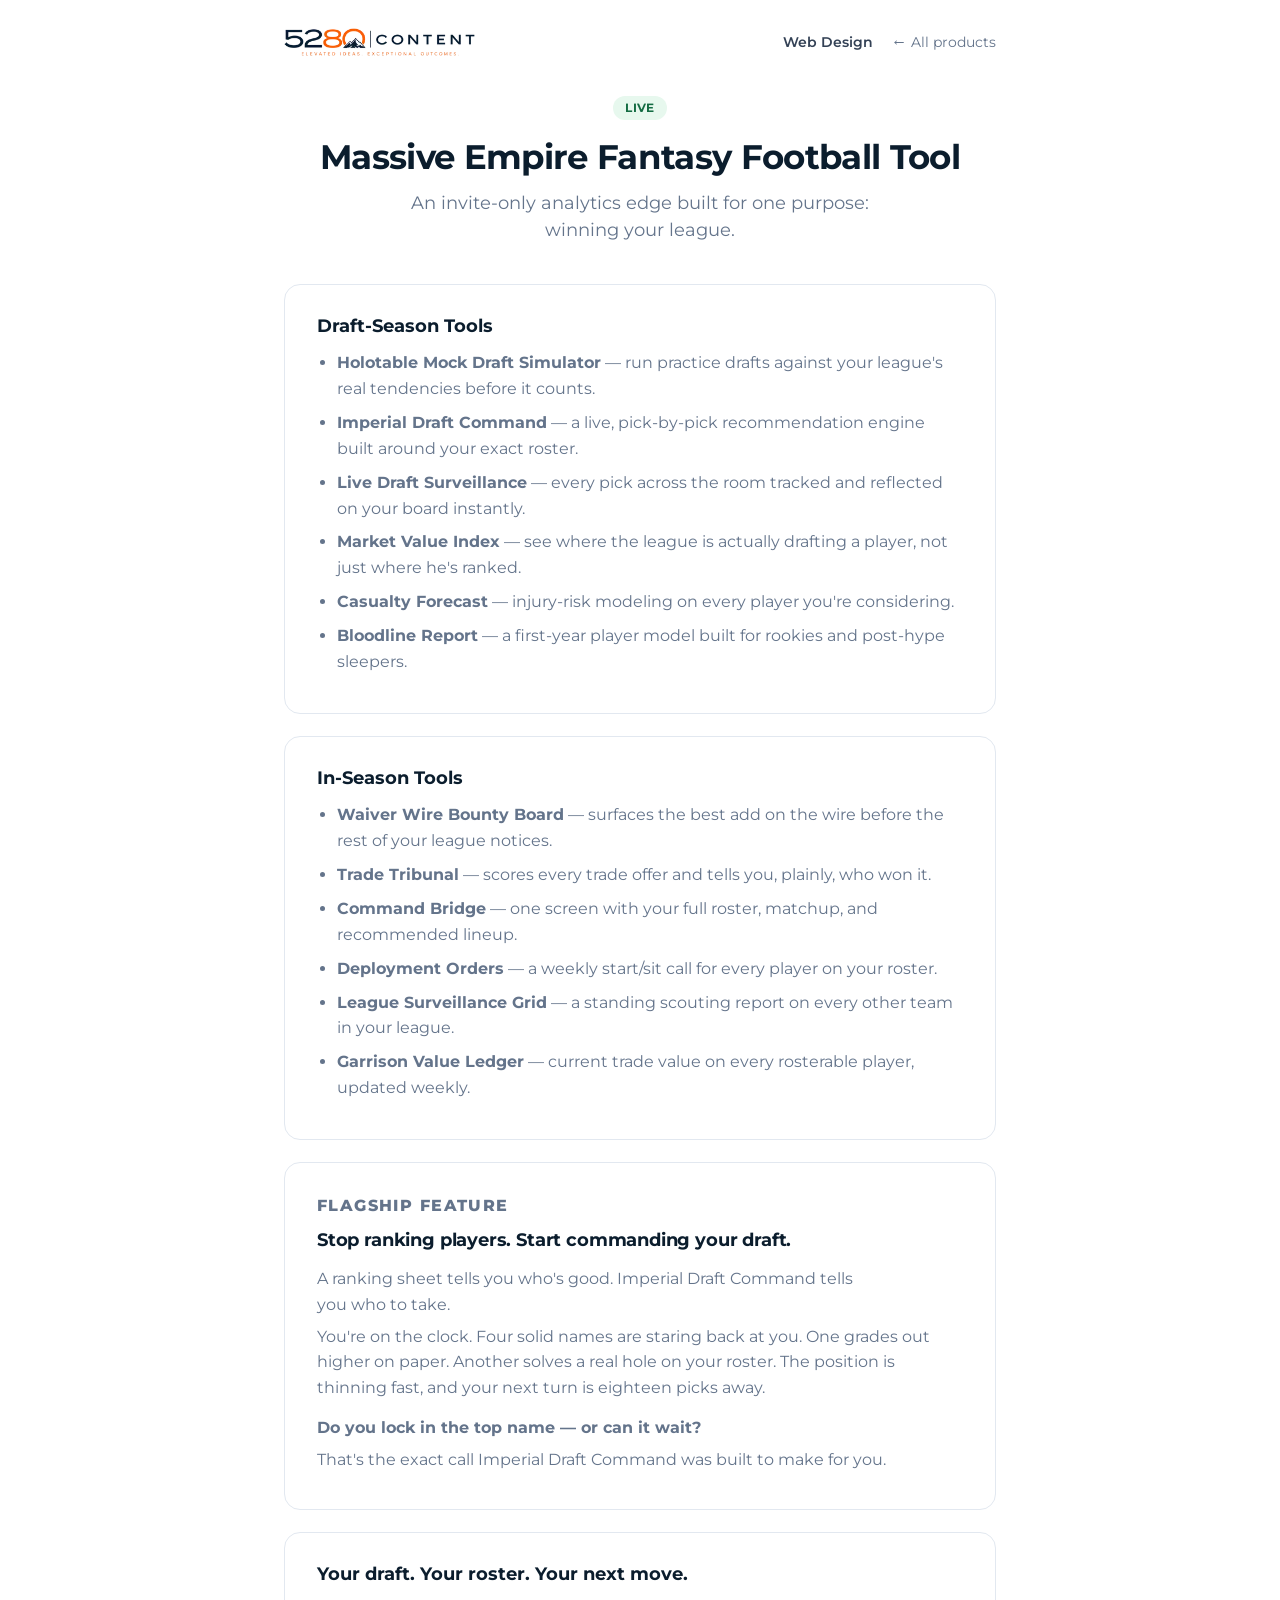
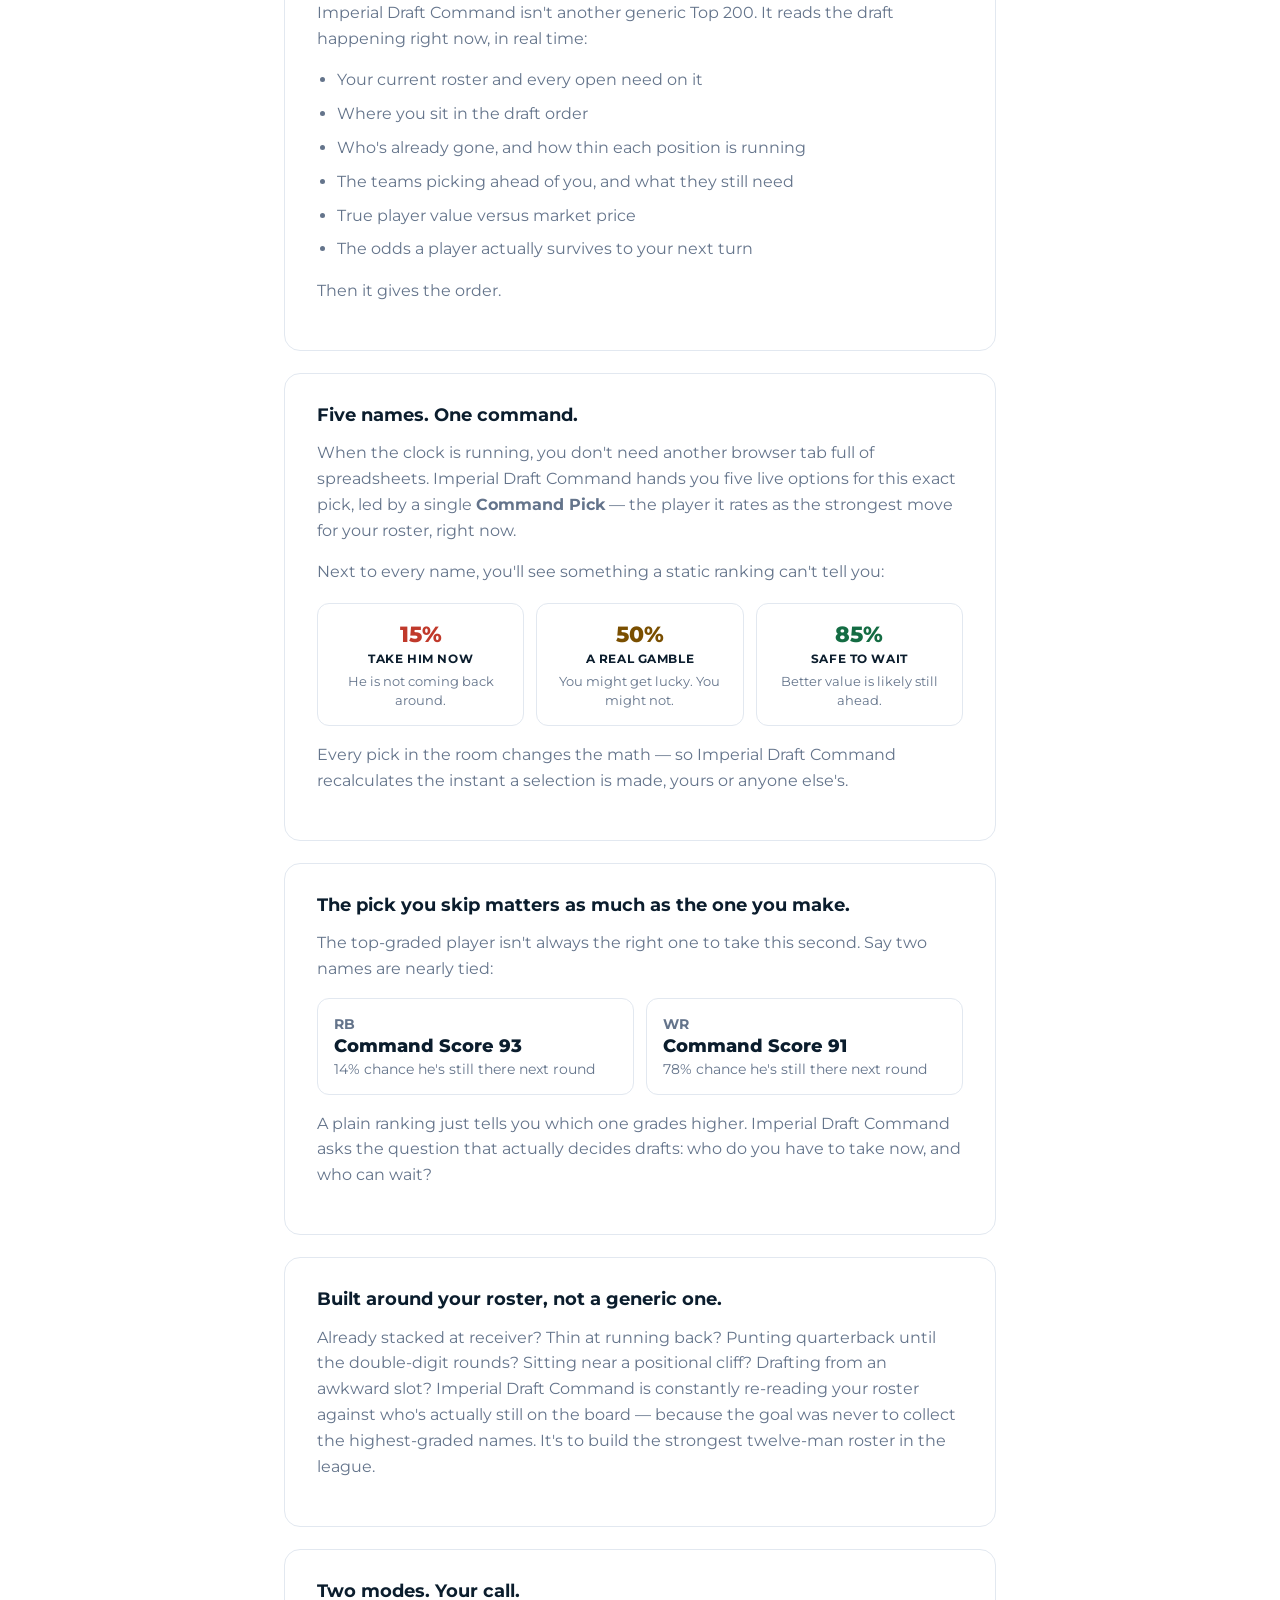
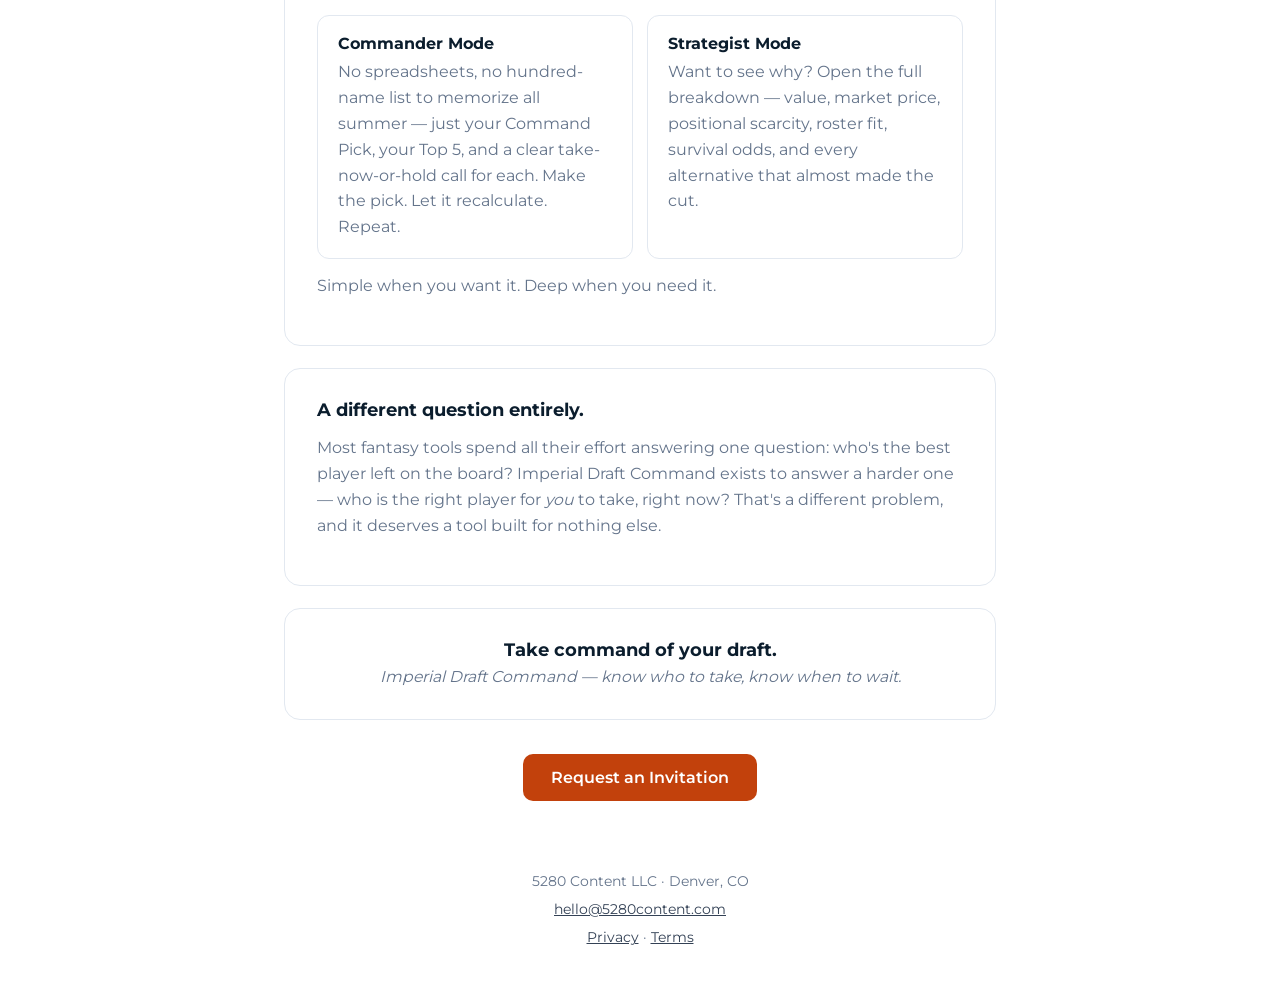
<file: products/fantasy-football.html>
<!DOCTYPE html>
<html lang="en">
<head>
<meta charset="UTF-8" />
<meta name="viewport" content="width=device-width, initial-scale=1.0" />
<title>Massive Empire Fantasy Football Tool · 5280 Content</title>
<meta name="description" content="An invite-only fantasy football tool with draft, waiver, and trade recommendations, built by 5280 Content." />
<link rel="canonical" href="https://www.5280content.com/products/fantasy-football.html" />
<meta property="og:title" content="Massive Empire Fantasy Football Tool · 5280 Content" />
<meta property="og:description" content="An invite-only fantasy football tool with draft, waiver, and trade recommendations, built by 5280 Content." />
<meta property="og:type" content="website" />
<meta property="og:url" content="https://www.5280content.com/products/fantasy-football.html" />
<meta property="og:site_name" content="5280 Content" />
<meta property="og:image" content="https://www.5280content.com/assets/opt/og.5801524d.jpg" />
<meta property="og:image:width" content="1200" />
<meta property="og:image:height" content="630" />
<meta property="og:image:alt" content="5280 Content logo over the Denver skyline and mountains." />
<meta name="twitter:card" content="summary_large_image" />
<meta name="twitter:title" content="Massive Empire Fantasy Football Tool · 5280 Content" />
<meta name="twitter:description" content="An invite-only fantasy football tool with draft, waiver, and trade recommendations, built by 5280 Content." />
<meta name="twitter:image" content="https://www.5280content.com/assets/opt/og.5801524d.jpg" />
<link rel="icon" type="image/png" sizes="32x32" href="/assets/favicon-32.png" />
<link rel="icon" type="image/png" sizes="64x64" href="/assets/favicon-64.png" />
<link rel="icon" type="image/png" sizes="512x512" href="/assets/favicon-512.png" />
<link rel="apple-touch-icon" sizes="180x180" href="/assets/apple-touch-icon.png" />
<link rel="stylesheet" href="/assets/opt/site.8d82ec7e.css" />
<script type="application/ld+json">
{
  "@context": "https://schema.org",
  "@type": [
    "Organization",
    "LocalBusiness"
  ],
  "@id": "https://www.5280content.com/#organization",
  "name": "5280 Content",
  "legalName": "5280 Content LLC",
  "url": "https://www.5280content.com/",
  "logo": "https://www.5280content.com/assets/opt/logo-491.4fd0b026.webp",
  "image": "https://www.5280content.com/assets/opt/og.5801524d.jpg",
  "email": "hello@5280content.com",
  "address": {
    "@type": "PostalAddress",
    "addressLocality": "Denver",
    "addressRegion": "CO",
    "addressCountry": "US"
  },
  "areaServed": [
    {
      "@type": "City",
      "name": "Denver"
    },
    {
      "@type": "AdministrativeArea",
      "name": "Colorado"
    }
  ]
}
</script>
<style>
.kicker {
  font-size: 0.75rem;
  font-weight: 800;
  letter-spacing: 0.09em;
  text-transform: uppercase;
  color: #c2410c;
  margin: 0 0 10px;
}
.headline {
  font-size: 1.5rem;
  line-height: 1.3;
  letter-spacing: -0.01em;
  margin: 0 0 14px;
}
.lede {
  color: var(--muted);
  font-size: 1.02rem;
  max-width: 560px;
  margin: 0 0 6px;
}
.scenario p {
  color: var(--text);
  line-height: 1.75;
  font-size: 1rem;
  margin: 0 0 6px;
}
.scenario p.q { font-weight: 700; margin-top: 14px; }
.odds-row {
  display: grid;
  grid-template-columns: repeat(auto-fit, minmax(140px, 1fr));
  gap: 12px;
  margin: 18px 0 6px;
}
.odds-card {
  border: 1px solid var(--border);
  border-radius: 12px;
  padding: 16px;
  text-align: center;
  background: var(--bg);
}
.odds-card .pct { font-size: 1.4rem; font-weight: 800; }
.odds-card.act .pct { color: #c0392b; }
.odds-card.gamble .pct { color: #7a4f01; }
.odds-card.wait .pct { color: #146c43; }
.odds-card .odds-label {
  font-size: 0.72rem;
  letter-spacing: 0.05em;
  text-transform: uppercase;
  font-weight: 700;
  margin-top: 4px;
}
.odds-card .odds-desc {
  font-size: 0.83rem;
  color: var(--muted);
  margin-top: 6px;
  line-height: 1.4;
}
.compare-row {
  display: grid;
  grid-template-columns: 1fr 1fr;
  gap: 12px;
  margin: 16px 0 6px;
}
.compare-card {
  border: 1px solid var(--border);
  border-radius: 12px;
  padding: 16px;
  background: var(--bg);
}
.compare-card .pos { font-weight: 700; font-size: 0.9rem; color: var(--muted); }
.compare-card .score { font-weight: 800; font-size: 1.1rem; margin: 2px 0 4px; }
.compare-card .chance { color: var(--muted); font-size: 0.88rem; }
.mode-row {
  display: grid;
  grid-template-columns: repeat(auto-fit, minmax(220px, 1fr));
  gap: 14px;
  margin-top: 14px;
}
.mode-card {
  border: 1px solid var(--border);
  border-radius: 12px;
  padding: 18px 20px;
  background: var(--bg);
}
.mode-card h3 { margin: 0 0 8px; font-size: 0.98rem; }
.mode-card p { margin: 0; }
.closing-block { text-align: center; }
.closing-block h2 { font-size: 1.4rem; margin: 0 0 4px; }
.closing-block p.tag { color: var(--muted); font-style: italic; margin: 0; }
</style>
</head>
<body>
  <div class="nav nav-sub">
    <a class="brand" href="/"><img src="/assets/opt/logo-491.4fd0b026.webp" srcset="/assets/opt/logo-334.3a35d26b.webp 334w, /assets/opt/logo-491.4fd0b026.webp 491w" sizes="(max-width: 640px) 190px, 245px" alt="5280 Content" width="491" height="72" /></a>
    <div class="nav-links">
      <a class="nav-link" href="/web-design">Web Design</a>
      <a class="back" href="/#products">&larr; All products</a>
    </div>
  </div>

  <div class="wrap">
      <header class="hero">
        <span class="pill live">Live</span>
        <h1>Massive Empire Fantasy Football Tool</h1>
        <p class="tagline">An invite-only analytics edge built for one purpose: winning your league.</p>
      </header>

      
      <section>
        <h2>Draft-Season Tools</h2>
        <ul>
          <li><strong>Holotable Mock Draft Simulator</strong> &mdash; run practice drafts against your league's real tendencies before it counts.</li>
          <li><strong>Imperial Draft Command</strong> &mdash; a live, pick-by-pick recommendation engine built around your exact roster.</li>
          <li><strong>Live Draft Surveillance</strong> &mdash; every pick across the room tracked and reflected on your board instantly.</li>
          <li><strong>Market Value Index</strong> &mdash; see where the league is actually drafting a player, not just where he's ranked.</li>
          <li><strong>Casualty Forecast</strong> &mdash; injury-risk modeling on every player you're considering.</li>
          <li><strong>Bloodline Report</strong> &mdash; a first-year player model built for rookies and post-hype sleepers.</li>
        </ul>
      </section>

      <section>
        <h2>In-Season Tools</h2>
        <ul>
          <li><strong>Waiver Wire Bounty Board</strong> &mdash; surfaces the best add on the wire before the rest of your league notices.</li>
          <li><strong>Trade Tribunal</strong> &mdash; scores every trade offer and tells you, plainly, who won it.</li>
          <li><strong>Command Bridge</strong> &mdash; one screen with your full roster, matchup, and recommended lineup.</li>
          <li><strong>Deployment Orders</strong> &mdash; a weekly start/sit call for every player on your roster.</li>
          <li><strong>League Surveillance Grid</strong> &mdash; a standing scouting report on every other team in your league.</li>
          <li><strong>Garrison Value Ledger</strong> &mdash; current trade value on every rosterable player, updated weekly.</li>
        </ul>
      </section>

      <section>
        <p class="kicker">Flagship Feature</p>
        <h2 class="headline">Stop ranking players. Start commanding your draft.</h2>
        <p class="lede">A ranking sheet tells you who's good. Imperial Draft Command tells you who to take.</p>

        <div class="scenario">
          <p>You're on the clock. Four solid names are staring back at you. One grades out higher on paper. Another solves a real hole on your roster. The position is thinning fast, and your next turn is eighteen picks away.</p>
          <p class="q">Do you lock in the top name &mdash; or can it wait?</p>
          <p>That's the exact call Imperial Draft Command was built to make for you.</p>
        </div>
      </section>

      <section>
        <h2>Your draft. Your roster. Your next move.</h2>
        <p>Imperial Draft Command isn't another generic Top 200. It reads the draft happening right now, in real time:</p>
        <ul>
          <li>Your current roster and every open need on it</li>
          <li>Where you sit in the draft order</li>
          <li>Who's already gone, and how thin each position is running</li>
          <li>The teams picking ahead of you, and what they still need</li>
          <li>True player value versus market price</li>
          <li>The odds a player actually survives to your next turn</li>
        </ul>
        <p>Then it gives the order.</p>
      </section>

      <section>
        <h2>Five names. One command.</h2>
        <p>When the clock is running, you don't need another browser tab full of spreadsheets. Imperial Draft Command hands you five live options for this exact pick, led by a single <strong>Command Pick</strong> &mdash; the player it rates as the strongest move for your roster, right now.</p>
        <p>Next to every name, you'll see something a static ranking can't tell you:</p>
        <div class="odds-row">
          <div class="odds-card act">
            <div class="pct">15%</div>
            <div class="odds-label">Take Him Now</div>
            <div class="odds-desc">He is not coming back around.</div>
          </div>
          <div class="odds-card gamble">
            <div class="pct">50%</div>
            <div class="odds-label">A Real Gamble</div>
            <div class="odds-desc">You might get lucky. You might not.</div>
          </div>
          <div class="odds-card wait">
            <div class="pct">85%</div>
            <div class="odds-label">Safe To Wait</div>
            <div class="odds-desc">Better value is likely still ahead.</div>
          </div>
        </div>
        <p>Every pick in the room changes the math &mdash; so Imperial Draft Command recalculates the instant a selection is made, yours or anyone else's.</p>
      </section>

      <section>
        <h2>The pick you skip matters as much as the one you make.</h2>
        <p>The top-graded player isn't always the right one to take this second. Say two names are nearly tied:</p>
        <div class="compare-row">
          <div class="compare-card">
            <div class="pos">RB</div>
            <div class="score">Command Score 93</div>
            <div class="chance">14% chance he's still there next round</div>
          </div>
          <div class="compare-card">
            <div class="pos">WR</div>
            <div class="score">Command Score 91</div>
            <div class="chance">78% chance he's still there next round</div>
          </div>
        </div>
        <p>A plain ranking just tells you which one grades higher. Imperial Draft Command asks the question that actually decides drafts: who do you have to take now, and who can wait?</p>
      </section>

      <section>
        <h2>Built around your roster, not a generic one.</h2>
        <p>Already stacked at receiver? Thin at running back? Punting quarterback until the double-digit rounds? Sitting near a positional cliff? Drafting from an awkward slot? Imperial Draft Command is constantly re-reading your roster against who's actually still on the board &mdash; because the goal was never to collect the highest-graded names. It's to build the strongest twelve-man roster in the league.</p>
      </section>

      <section>
        <h2>Two modes. Your call.</h2>
        <div class="mode-row">
          <div class="mode-card">
            <h3>Commander Mode</h3>
            <p>No spreadsheets, no hundred-name list to memorize all summer &mdash; just your Command Pick, your Top 5, and a clear take-now-or-hold call for each. Make the pick. Let it recalculate. Repeat.</p>
          </div>
          <div class="mode-card">
            <h3>Strategist Mode</h3>
            <p>Want to see why? Open the full breakdown &mdash; value, market price, positional scarcity, roster fit, survival odds, and every alternative that almost made the cut.</p>
          </div>
        </div>
        <p style="margin-top:14px;">Simple when you want it. Deep when you need it.</p>
      </section>

      <section>
        <h2>A different question entirely.</h2>
        <p>Most fantasy tools spend all their effort answering one question: who's the best player left on the board? Imperial Draft Command exists to answer a harder one &mdash; who is the right player for <em>you</em> to take, right now? That's a different problem, and it deserves a tool built for nothing else.</p>
      </section>

      <section class="closing-block">
        <h2>Take command of your draft.</h2>
        <p class="tag">Imperial Draft Command &mdash; know who to take, know when to wait.</p>
      </section>
      

      <div class="cta-row">
        <a class="btn" href="/massiveempirefantasyfootball.html">Request an Invitation</a>
      </div>
    </div>

  <footer>
    <p>5280 Content LLC · Denver, CO</p>
    <p><a href="mailto:hello@5280content.com">hello@5280content.com</a></p>
    <p><a href="/privacy">Privacy</a> · <a href="/terms">Terms</a></p>
  </footer>
</body>
</html>
</file>
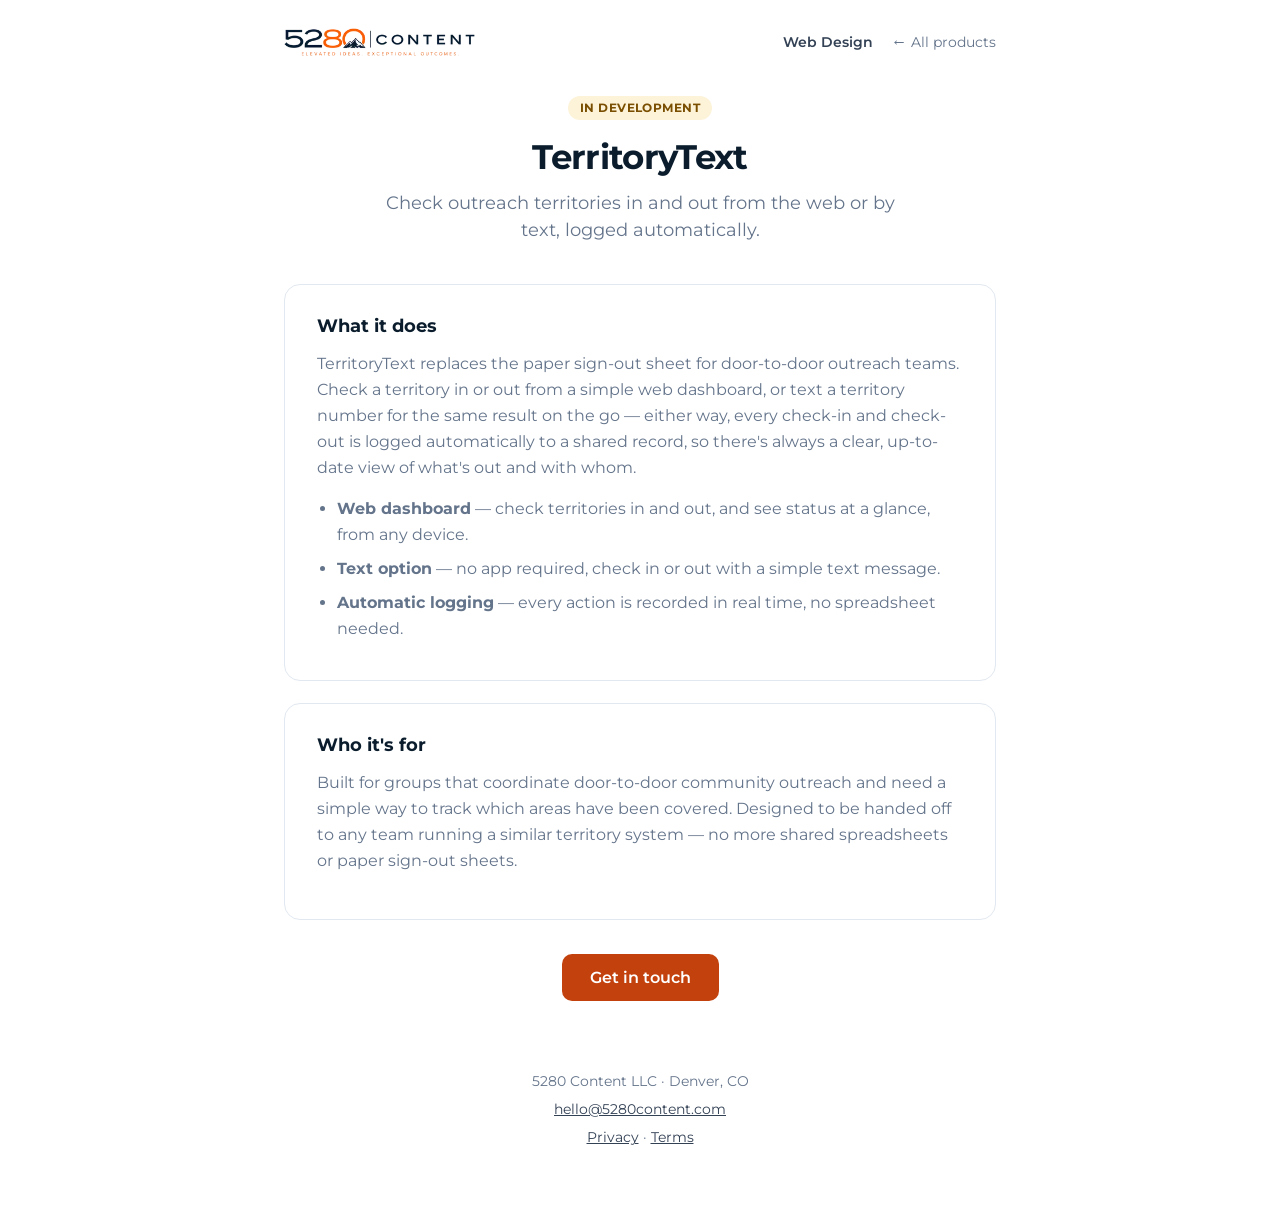
<file: products/territory-text.html>
<!DOCTYPE html>
<html lang="en">
<head>
<meta charset="UTF-8" />
<meta name="viewport" content="width=device-width, initial-scale=1.0" />
<title>TerritoryText · 5280 Content</title>
<meta name="description" content="TerritoryText lets outreach teams check territories in and out from the web or by text, and logs every change automatically." />
<link rel="canonical" href="https://www.5280content.com/products/territory-text.html" />
<meta property="og:title" content="TerritoryText · 5280 Content" />
<meta property="og:description" content="TerritoryText lets outreach teams check territories in and out from the web or by text, and logs every change automatically." />
<meta property="og:type" content="website" />
<meta property="og:url" content="https://www.5280content.com/products/territory-text.html" />
<meta property="og:site_name" content="5280 Content" />
<meta property="og:image" content="https://www.5280content.com/assets/opt/og.5801524d.jpg" />
<meta property="og:image:width" content="1200" />
<meta property="og:image:height" content="630" />
<meta property="og:image:alt" content="5280 Content logo over the Denver skyline and mountains." />
<meta name="twitter:card" content="summary_large_image" />
<meta name="twitter:title" content="TerritoryText · 5280 Content" />
<meta name="twitter:description" content="TerritoryText lets outreach teams check territories in and out from the web or by text, and logs every change automatically." />
<meta name="twitter:image" content="https://www.5280content.com/assets/opt/og.5801524d.jpg" />
<link rel="icon" type="image/png" sizes="32x32" href="/assets/favicon-32.png" />
<link rel="icon" type="image/png" sizes="64x64" href="/assets/favicon-64.png" />
<link rel="icon" type="image/png" sizes="512x512" href="/assets/favicon-512.png" />
<link rel="apple-touch-icon" sizes="180x180" href="/assets/apple-touch-icon.png" />
<link rel="stylesheet" href="/assets/opt/site.8d82ec7e.css" />
<script type="application/ld+json">
{
  "@context": "https://schema.org",
  "@type": [
    "Organization",
    "LocalBusiness"
  ],
  "@id": "https://www.5280content.com/#organization",
  "name": "5280 Content",
  "legalName": "5280 Content LLC",
  "url": "https://www.5280content.com/",
  "logo": "https://www.5280content.com/assets/opt/logo-491.4fd0b026.webp",
  "image": "https://www.5280content.com/assets/opt/og.5801524d.jpg",
  "email": "hello@5280content.com",
  "address": {
    "@type": "PostalAddress",
    "addressLocality": "Denver",
    "addressRegion": "CO",
    "addressCountry": "US"
  },
  "areaServed": [
    {
      "@type": "City",
      "name": "Denver"
    },
    {
      "@type": "AdministrativeArea",
      "name": "Colorado"
    }
  ]
}
</script>
</head>
<body>
  <div class="nav nav-sub">
    <a class="brand" href="/"><img src="/assets/opt/logo-491.4fd0b026.webp" srcset="/assets/opt/logo-334.3a35d26b.webp 334w, /assets/opt/logo-491.4fd0b026.webp 491w" sizes="(max-width: 640px) 190px, 245px" alt="5280 Content" width="491" height="72" /></a>
    <div class="nav-links">
      <a class="nav-link" href="/web-design">Web Design</a>
      <a class="back" href="/#products">&larr; All products</a>
    </div>
  </div>

  <div class="wrap">
      <header class="hero">
        <span class="pill dev">In Development</span>
        <h1>TerritoryText</h1>
        <p class="tagline">Check outreach territories in and out from the web or by text, logged automatically.</p>
      </header>


      <section>
        <h2>What it does</h2>
        <p>TerritoryText replaces the paper sign-out sheet for door-to-door outreach teams. Check a territory in or
        out from a simple web dashboard, or text a territory number for the same result on the go &mdash; either
        way, every check-in and check-out is logged automatically to a shared record, so there's always a clear,
        up-to-date view of what's out and with whom.</p>
        <ul>
          <li><strong>Web dashboard</strong> &mdash; check territories in and out, and see status at a glance, from any device.</li>
          <li><strong>Text option</strong> &mdash; no app required, check in or out with a simple text message.</li>
          <li><strong>Automatic logging</strong> &mdash; every action is recorded in real time, no spreadsheet needed.</li>
        </ul>
      </section>
      <section>
        <h2>Who it's for</h2>
        <p>Built for groups that coordinate door-to-door community outreach and need a simple way to track which
        areas have been covered. Designed to be handed off to any team running a similar territory system &mdash;
        no more shared spreadsheets or paper sign-out sheets.</p>
      </section>
      

      <div class="cta-row">
        <button type="button" class="btn" onclick="openContactModal('territory-text')">Get in touch</button>
      </div>
    </div>

  <footer>
    <p>5280 Content LLC · Denver, CO</p>
    <p><a href="mailto:hello@5280content.com">hello@5280content.com</a></p>
    <p><a href="/privacy">Privacy</a> · <a href="/terms">Terms</a></p>
  </footer>

  <div class="contact-overlay" id="contactOverlay" hidden>
    <div class="contact-modal-box" role="dialog" aria-modal="true" aria-labelledby="contactTitle">
      <button type="button" class="contact-close" aria-label="Close" onclick="closeContactModal()">&times;</button>
      <h3 id="contactTitle">Get in touch</h3>
      <p class="contact-sub">Tell us a bit about what you need &mdash; we'll follow up by email.</p>
      <form id="contactForm">
        <input type="hidden" name="source" id="contactSource" value="" />
        <input type="text" name="website" id="contactHoneypot" class="hp-field" tabindex="-1" autocomplete="off" aria-hidden="true" />
        <label>Name
          <input type="text" name="name" autocomplete="name" required />
        </label>
        <label>Email
          <input type="email" name="email" autocomplete="email" required />
        </label>
        <label>Message
          <textarea name="message" rows="4" required></textarea>
        </label>
        <button type="submit" class="btn contact-submit">Send message</button>
        <p class="contact-status" id="contactStatus" aria-live="polite"></p>
      </form>
    </div>
  </div>

  <script src="/assets/opt/contact.840a5b97.js"></script>
</body>
</html>
</file>
<file: assets/opt/site.8d82ec7e.css>
@font-face {
  font-family: Montserrat;
  font-style: normal;
  font-weight: 400;
  font-display: swap;
  src: url("/assets/fonts/montserrat-latin-400.e66bcd27.woff2") format("woff2");
  unicode-range: U+0000-00FF, U+0131, U+0152-0153, U+02BB-02BC, U+02C6, U+02DA, U+02DC, U+0304, U+0308, U+0329, U+2000-206F, U+20AC, U+2122, U+2191, U+2193, U+2212, U+2215, U+FEFF, U+FFFD;
}
@font-face {
  font-family: Montserrat;
  font-style: normal;
  font-weight: 600;
  font-display: swap;
  src: url("/assets/fonts/montserrat-latin-600.d857325c.woff2") format("woff2");
  unicode-range: U+0000-00FF, U+0131, U+0152-0153, U+02BB-02BC, U+02C6, U+02DA, U+02DC, U+0304, U+0308, U+0329, U+2000-206F, U+20AC, U+2122, U+2191, U+2193, U+2212, U+2215, U+FEFF, U+FFFD;
}
@font-face {
  font-family: Montserrat;
  font-style: normal;
  font-weight: 700;
  font-display: swap;
  src: url("/assets/fonts/montserrat-latin-700.f9d9e65b.woff2") format("woff2");
  unicode-range: U+0000-00FF, U+0131, U+0152-0153, U+02BB-02BC, U+02C6, U+02DA, U+02DC, U+0304, U+0308, U+0329, U+2000-206F, U+20AC, U+2122, U+2191, U+2193, U+2212, U+2215, U+FEFF, U+FFFD;
}
@font-face {
  font-family: Montserrat;
  font-style: normal;
  font-weight: 800;
  font-display: swap;
  src: url("/assets/fonts/montserrat-latin-800.ba826fb8.woff2") format("woff2");
  unicode-range: U+0000-00FF, U+0131, U+0152-0153, U+02BB-02BC, U+02C6, U+02DA, U+02DC, U+0304, U+0308, U+0329, U+2000-206F, U+20AC, U+2122, U+2191, U+2193, U+2212, U+2215, U+FEFF, U+FFFD;
}
@font-face {
  font-family: "Montserrat Fallback";
  font-style: normal;
  font-weight: 400;
  src: local("Arial"), local("Liberation Sans"), local("Helvetica");
  size-adjust: 112.19%;
  ascent-override: 86.28%;
  descent-override: 22.37%;
  line-gap-override: 0%;
}
@font-face {
  font-family: "Montserrat Fallback";
  font-style: normal;
  font-weight: 600;
  src: local("Arial Bold"), local("Liberation Sans Bold"), local("Helvetica Bold");
  size-adjust: 107.86%;
  ascent-override: 89.74%;
  descent-override: 23.27%;
  line-gap-override: 0%;
}
@font-face {
  font-family: "Montserrat Fallback";
  font-style: normal;
  font-weight: 700;
  src: local("Arial Bold"), local("Liberation Sans Bold"), local("Helvetica Bold");
  size-adjust: 111.4%;
  ascent-override: 86.9%;
  descent-override: 22.53%;
  line-gap-override: 0%;
}
@font-face {
  font-family: "Montserrat Fallback";
  font-style: normal;
  font-weight: 800;
  src: local("Arial Bold"), local("Liberation Sans Bold"), local("Helvetica Bold");
  size-adjust: 110.65%;
  ascent-override: 87.48%;
  descent-override: 22.68%;
  line-gap-override: 0%;
}

:root {
  --navy: #0b1d2d;
  --slate: #334155;
  --steel: #64748b;
  --light-gray: #e2e8f0;
  --orange: #f97316;
  --white: #ffffff;
  --bg: #ffffff;
  --surface: #ffffff;
  --border: var(--light-gray);
  --text: var(--navy);
  --muted: var(--steel);
  --accent: var(--orange);
  --btn: #c2410c;
  --btn-hover: #9a3412;
  --pill-live: #146c43;
  --pill-live-bg: #e7f8ee;
  --pill-dev: #7a4f01;
  --pill-dev-bg: #fdf3d9;
}

* { box-sizing: border-box; }
html { color-scheme: light; }
body {
  margin: 0;
  background: var(--bg);
  color: var(--text);
  font-family: Montserrat, "Montserrat Fallback", Arial, Helvetica, sans-serif;
}
a { color: inherit; }
:focus-visible {
  outline: 2px solid var(--navy);
  outline-offset: 3px;
}

.nav {
  display: flex;
  align-items: center;
  justify-content: space-between;
  max-width: 1160px;
  margin: 0 auto;
  padding: 22px 24px;
}
.nav-sub {
  max-width: 760px;
  padding: 28px 24px 0;
}
.brand {
  display: flex;
  align-items: center;
  text-decoration: none;
}
.brand img { display: block; width: 245.5px; height: 36px; }
.nav-sub .brand img { width: 190.94px; height: 28px; }
.nav-links {
  display: flex;
  align-items: center;
  gap: 18px;
}
.nav a.secondary-link,
.nav a.back {
  text-decoration: none;
  font-size: 0.9rem;
  color: var(--slate);
}
.nav a.secondary-link {
  font-weight: 600;
  border: 1.5px solid var(--border);
  padding: 9px 16px;
  border-radius: 8px;
}
.nav a.back { color: var(--muted); }
.nav a.secondary-link:hover { color: var(--navy); border-color: var(--slate); }
.nav a.back:hover { color: var(--text); }
.nav a.nav-link {
  text-decoration: none;
  font-size: 0.9rem;
  font-weight: 600;
  color: var(--slate);
}
.nav a.nav-link:hover,
.nav a.nav-link[aria-current="page"] { color: var(--navy); }
.nav a.cta,
.nav button.cta,
a.btn,
button.btn {
  display: inline-block;
  text-decoration: none;
  font-weight: 600;
  color: var(--white);
  background: var(--btn);
  border: none;
  cursor: pointer;
  font-family: inherit;
  -webkit-appearance: none;
  appearance: none;
}
.nav a.cta,
.nav button.cta {
  font-size: 0.9rem;
  padding: 10px 18px;
  border-radius: 8px;
}
a.btn,
button.btn {
  padding: 14px 28px;
  border-radius: 10px;
  font-size: 1rem;
}
.nav a.cta:hover,
.nav button.cta:hover,
a.btn:hover,
button.btn:hover { background: var(--btn-hover); }

.hero-banner {
  width: 100%;
  background: var(--navy);
  line-height: 0;
}
.hero-banner img {
  width: 100%;
  height: auto;
  aspect-ratio: 1779 / 884;
  max-height: 620px;
  object-fit: cover;
  object-position: center top;
  display: block;
}
.hero-copy {
  background: var(--navy);
  padding: 44px 24px 64px;
}
.hero-copy .inner {
  max-width: 900px;
  margin: 0 auto;
  text-align: center;
}
.hero-copy h1 {
  color: var(--white);
  font-size: 1.85rem;
  font-weight: 800;
  letter-spacing: -0.02em;
  line-height: 1.25;
  margin: 0 0 16px;
}
.hero-copy p {
  color: #cbd5e1;
  font-size: 1.15rem;
  font-weight: 400;
  line-height: 1.7;
  margin: 0;
}
.hero-copy p strong {
  color: var(--white);
  font-weight: 600;
}

.section-heading {
  max-width: 1160px;
  margin: 64px auto 0;
  padding: 0 24px;
  text-align: center;
}
.section-heading h2 {
  font-size: 1.7rem;
  font-weight: 800;
  letter-spacing: -0.01em;
  margin: 0 0 10px;
}
.section-heading p {
  color: var(--muted);
  font-size: 1.02rem;
  margin: 0;
}
.section-heading p.offer-price,
.wrap .price-line {
  color: var(--navy);
  font-weight: 700;
  font-size: 1.15rem;
  margin-top: 14px;
}
.section-heading a.offer-link {
  color: var(--navy);
  font-weight: 700;
}
.grid {
  max-width: 1160px;
  margin: 32px auto 0;
  padding: 0 24px 48px;
  display: grid;
  grid-template-columns: repeat(auto-fit, minmax(260px, 1fr));
  gap: 20px;
}
a.card {
  display: block;
  background: var(--surface);
  border: 1px solid var(--border);
  border-radius: 16px;
  padding: 26px;
  text-decoration: none;
  color: var(--text);
  transition: transform 0.15s ease, box-shadow 0.15s ease, border-color 0.15s ease;
}
a.card:hover {
  transform: translateY(-3px);
  box-shadow: 0 12px 28px rgba(11, 29, 45, 0.1);
  border-color: #cbd5e1;
}
.pill {
  display: inline-block;
  font-size: 0.7rem;
  font-weight: 700;
  letter-spacing: 0.04em;
  text-transform: uppercase;
  padding: 4px 10px;
  border-radius: 999px;
  margin-bottom: 14px;
}
.pill.live { color: var(--pill-live); background: var(--pill-live-bg); }
.pill.dev { color: var(--pill-dev); background: var(--pill-dev-bg); }
.card h3 {
  margin: 0 0 8px;
  font-size: 1.2rem;
  font-weight: 700;
}
.card p {
  margin: 0;
  color: var(--muted);
  font-size: 0.95rem;
  line-height: 1.5;
  font-weight: 400;
}

.wrap {
  max-width: 760px;
  margin: 0 auto;
  padding: 40px 24px 24px;
}
header.hero { text-align: center; margin-bottom: 40px; }
header.hero .pill { margin-bottom: 16px; font-size: 0.72rem; padding: 5px 12px; }
header.hero h1 {
  font-size: 2.1rem;
  margin: 0 0 12px;
  letter-spacing: -0.02em;
}
header.hero p.tagline,
header.hero p.lede {
  color: var(--muted);
  font-size: 1.1rem;
  max-width: 520px;
  margin: 0 auto;
  line-height: 1.55;
}
.wrap section {
  background: var(--surface);
  border: 1px solid var(--border);
  border-radius: 16px;
  padding: 30px 32px;
  margin-bottom: 22px;
}
.wrap section h2 { margin-top: 0; font-size: 1.1rem; }
.wrap section h3 { font-size: 1rem; margin: 18px 0 6px; }
.wrap section h3:first-of-type { margin-top: 0; }
.wrap section p,
.wrap section li {
  color: var(--muted);
  line-height: 1.65;
  font-size: 0.98rem;
}
.wrap section ul { margin: 0; padding-left: 20px; }
.wrap section li { margin-bottom: 8px; }
.wrap section a { color: var(--navy); text-decoration: underline; }
.cta-row { text-align: center; margin: 34px 0; }
.updated {
  color: var(--muted);
  font-size: 0.85rem;
  margin: 0 0 8px;
}

footer {
  text-align: center;
  color: var(--muted);
  font-size: 0.85rem;
  line-height: 1.6;
  padding: 12px 24px 50px;
}
footer p { margin: 0 0 6px; }
footer a { color: var(--slate); text-decoration: underline; }

.contact-overlay {
  position: fixed;
  inset: 0;
  background: rgba(11, 29, 45, 0.55);
  display: flex;
  align-items: center;
  justify-content: center;
  padding: 20px;
  z-index: 100;
}
.contact-overlay[hidden] { display: none; }
.contact-modal-box {
  background: var(--white);
  border-radius: 16px;
  max-width: 420px;
  width: 100%;
  padding: 28px;
  position: relative;
  box-shadow: 0 20px 60px rgba(11, 29, 45, 0.35);
}
.contact-close {
  position: absolute;
  top: 14px;
  right: 14px;
  border: none;
  background: none;
  font-size: 1.5rem;
  line-height: 1;
  cursor: pointer;
  color: var(--muted);
  padding: 4px;
}
.contact-modal-box h3 {
  margin: 0 0 6px;
  font-size: 1.25rem;
  color: var(--navy);
}
.contact-sub {
  color: var(--muted);
  font-size: 0.92rem;
  margin: 0 0 18px;
  line-height: 1.5;
}
#contactForm label {
  display: block;
  font-size: 0.85rem;
  font-weight: 600;
  color: var(--slate);
  margin-bottom: 14px;
}
#contactForm input[type="text"],
#contactForm input[type="email"],
#contactForm textarea {
  display: block;
  width: 100%;
  margin-top: 6px;
  padding: 10px 12px;
  border: 1px solid var(--border);
  border-radius: 8px;
  font-family: inherit;
  font-size: 0.95rem;
  color: var(--navy);
}
#contactForm textarea { resize: vertical; }
.contact-submit {
  width: 100%;
  margin-top: 4px;
  position: relative;
}
.contact-submit.is-loading {
  color: transparent;
  pointer-events: none;
}
.contact-submit.is-loading::after {
  content: "";
  position: absolute;
  top: 50%;
  left: 50%;
  width: 16px;
  height: 16px;
  margin: -8px 0 0 -8px;
  border: 2px solid rgba(255, 255, 255, 0.4);
  border-top-color: #fff;
  border-radius: 50%;
  animation: contact-spin 0.7s linear infinite;
}
@keyframes contact-spin { to { transform: rotate(360deg); } }
.contact-status {
  min-height: 1.2em;
  font-size: 0.88rem;
  margin: 10px 0 0;
}
.contact-status.ok { color: #146c43; }
.contact-status.err { color: #c0392b; }
.hp-field {
  position: absolute !important;
  left: -9999px !important;
  width: 1px;
  height: 1px;
  overflow: hidden;
}

@media (max-width: 640px) {
  .nav { padding: 16px 20px; flex-wrap: wrap; row-gap: 12px; }
  .nav-sub { padding: 16px 20px 0; }
  .nav-links { width: 100%; justify-content: flex-start; flex-wrap: wrap; }
  .brand img,
  .nav-sub .brand img { width: 190.94px; height: 28px; }
  .nav-links { gap: 10px; }
  .nav a.secondary-link { display: none; }
  .nav a.cta,
  .nav button.cta { padding: 8px 14px; font-size: 0.85rem; }
  .hero-banner img { max-height: 320px; }
  .hero-copy { padding: 32px 20px 44px; }
  .hero-copy h1 { font-size: 1.45rem; }
  .hero-copy p { font-size: 1rem; line-height: 1.6; }
  .section-heading { margin-top: 44px; }
  .section-heading h2 { font-size: 1.4rem; }
  .grid { margin-top: 24px; padding: 0 20px 40px; gap: 14px; }
  a.card { padding: 20px; }
  .wrap { padding: 28px 20px 12px; }
  .wrap section { padding: 22px 18px; }
  header.hero h1 { font-size: 1.7rem; }
}
</file>
